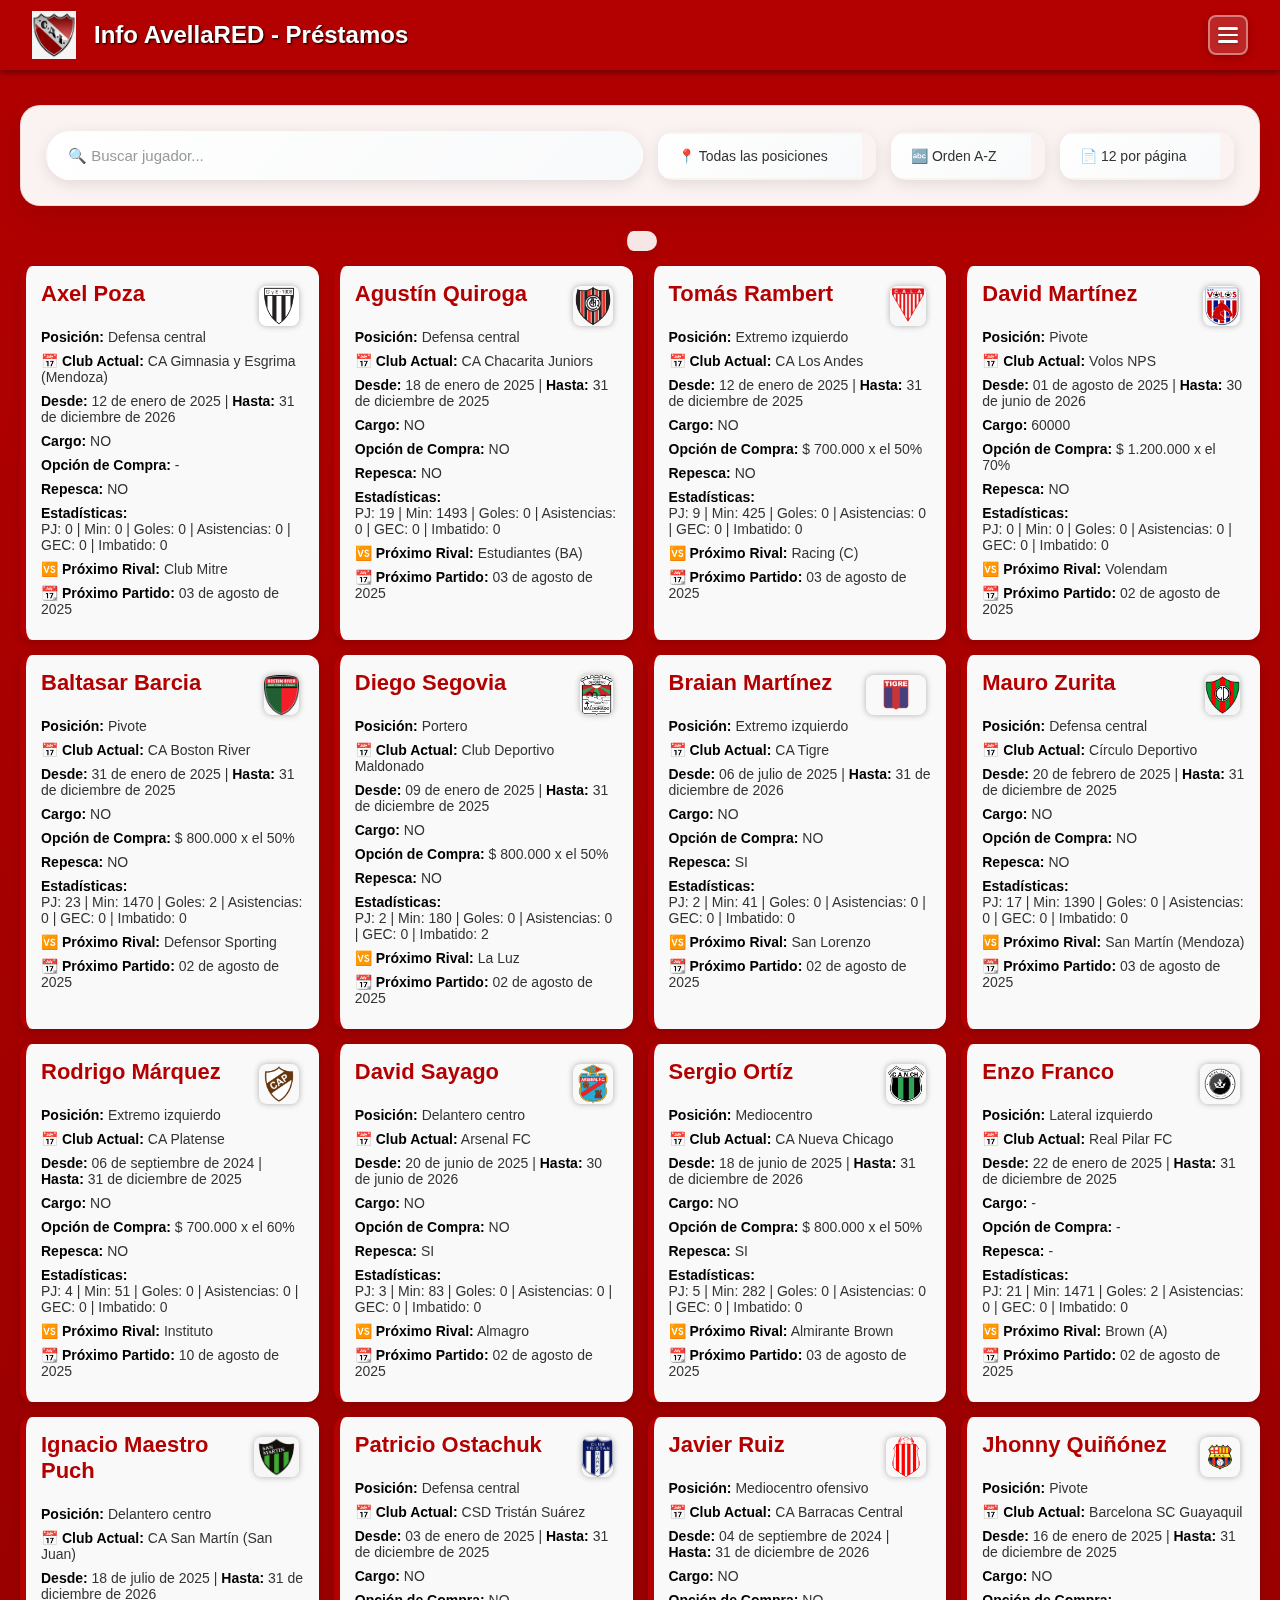
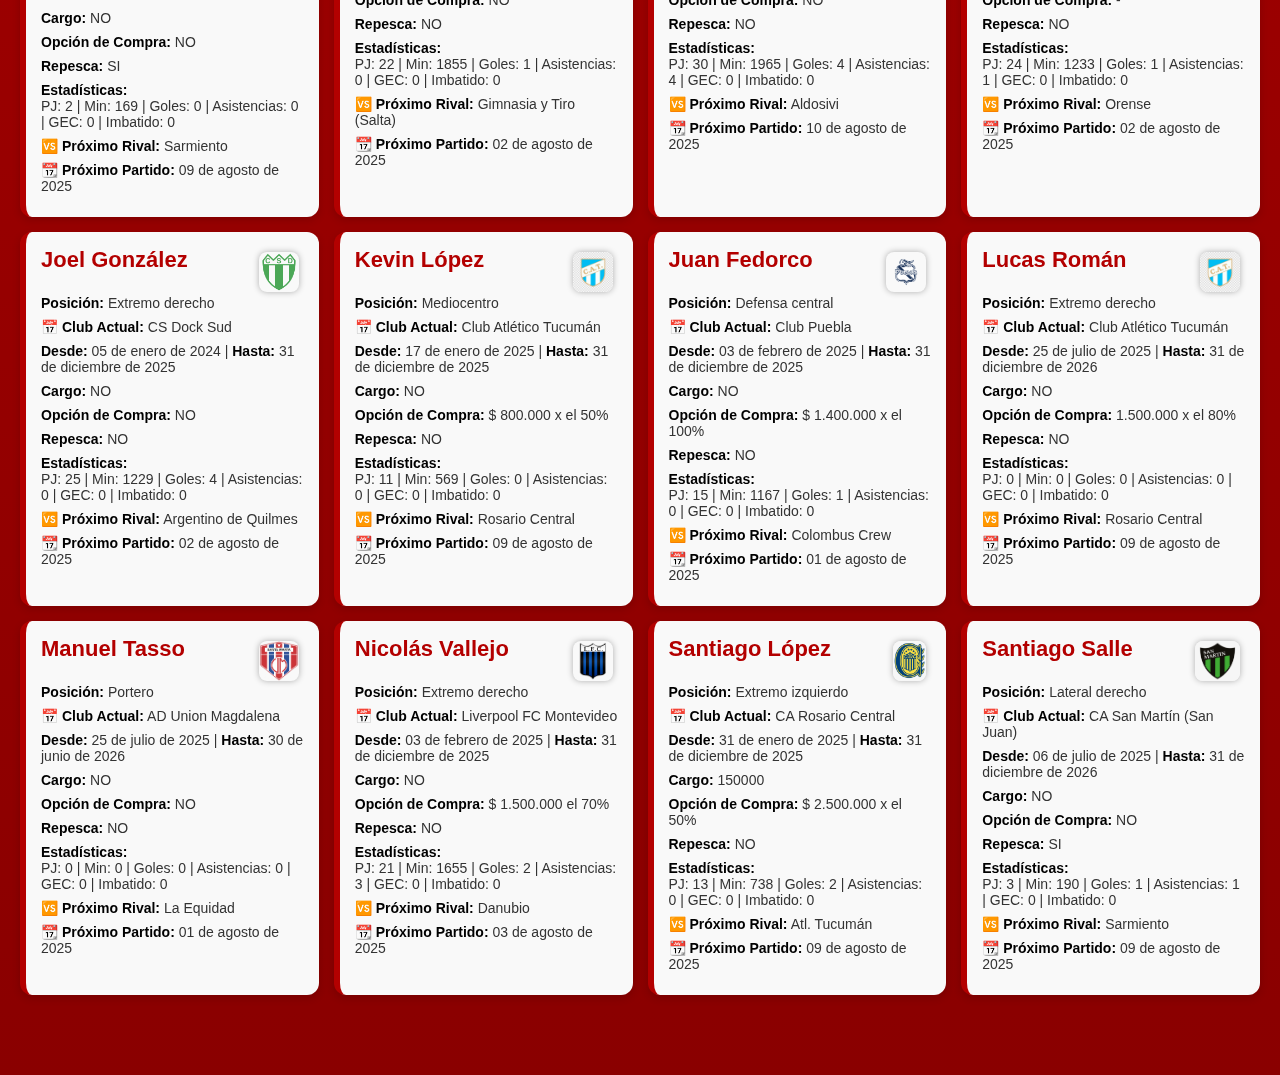
<file: Index.html>
<!DOCTYPE html>
<html lang="es">
<head>
  <meta charset="UTF-8" />
  <meta name="viewport" content="width=device-width, initial-scale=1.0, user-scalable=no" />
  <meta http-equiv="Cache-Control" content="no-cache, no-store, must-revalidate" />
  <meta http-equiv="Pragma" content="no-cache" />
  <meta http-equiv="Expires" content="0" />
  <title>Info AvellaRED - Préstamos</title>
  <link rel="icon" type="image/png" href="img/ca_independiente.png" />
  <link rel="stylesheet" href="estilos.css?v=20250801v4" />
  <!-- Google AdSense -->
  <script async src="https://pagead2.googlesyndication.com/pagead/js/adsbygoogle.js?client=ca-pub-4224083206623509"
     crossorigin="anonymous"></script>
</head>
<body>
  <!-- Ejemplo de header alineado -->
  <header id="barra-superior">
    <img src="img/ca_independiente.png" alt="Logo Independiente" class="logo-club" />
    <div class="header-titulo-botones">
      <h1>Info AvellaRED - Préstamos</h1>
      <nav class="nav-menu">
        <button id="menu-toggle" class="menu-hamburger">
          <span class="hamburger-line"></span>
          <span class="hamburger-line"></span>
          <span class="hamburger-line"></span>
        </button>
        <div id="menu-dropdown" class="menu-dropdown">
          <a href="resumen.html" class="menu-item">
            <span class="menu-icon">📊</span>
            <span class="menu-text">Resumen</span>
          </a>
          <a href="proximos.html" class="menu-item">
            <span class="menu-icon">📅</span>
            <span class="menu-text">Próximos Partidos</span>
          </a>
          <a href="analitica.html" class="menu-item">
            <span class="menu-icon">📈</span>
            <span class="menu-text">Analítica</span>
          </a>
        </div>
      </nav>
    </div>
  </header>

  <main id="contenido-principal">
    <div id="filtros">
      <input type="text" id="buscador" placeholder="🔍 Buscar jugador..." />
      
      <select id="filtro-posicion">
        <option value="">📍 Todas las posiciones</option>
      </select>

      <select id="orden">
        <option value="az">🔤 Orden A-Z</option>
        <option value="za">🔠 Orden Z-A</option>
      </select>

      <select id="jugadores-por-pagina">
        <option value="6">📄 6 por página</option>
        <option value="9">📄 9 por página</option>
        <option value="12" selected>📄 12 por página</option>
        <option value="18">📄 18 por página</option>
        <option value="all">📋 Todos</option>
      </select>
    </div>

    <!-- Información de resultados -->
    <div id="info-resultados"></div>

    <div id="contenedor-jugadores"></div>
    
    <!-- Paginación -->
    <div id="paginacion" class="paginacion">
      <!-- Se llena con JavaScript -->
    </div>
  </main>
  <script src="script.js?v=20250801v3"></script>
  <script>
    // JavaScript para el menú hamburguesa
    document.addEventListener('DOMContentLoaded', function() {
      const menuToggle = document.getElementById('menu-toggle');
      const menuDropdown = document.getElementById('menu-dropdown');
      
      menuToggle.addEventListener('click', function() {
        menuDropdown.classList.toggle('active');
        menuToggle.classList.toggle('active');
      });
      
      // Cerrar menú al hacer clic fuera
      document.addEventListener('click', function(event) {
        if (!menuToggle.contains(event.target) && !menuDropdown.contains(event.target)) {
          menuDropdown.classList.remove('active');
          menuToggle.classList.remove('active');
        }
      });
    });
  </script>
</body>
</html>
</file>
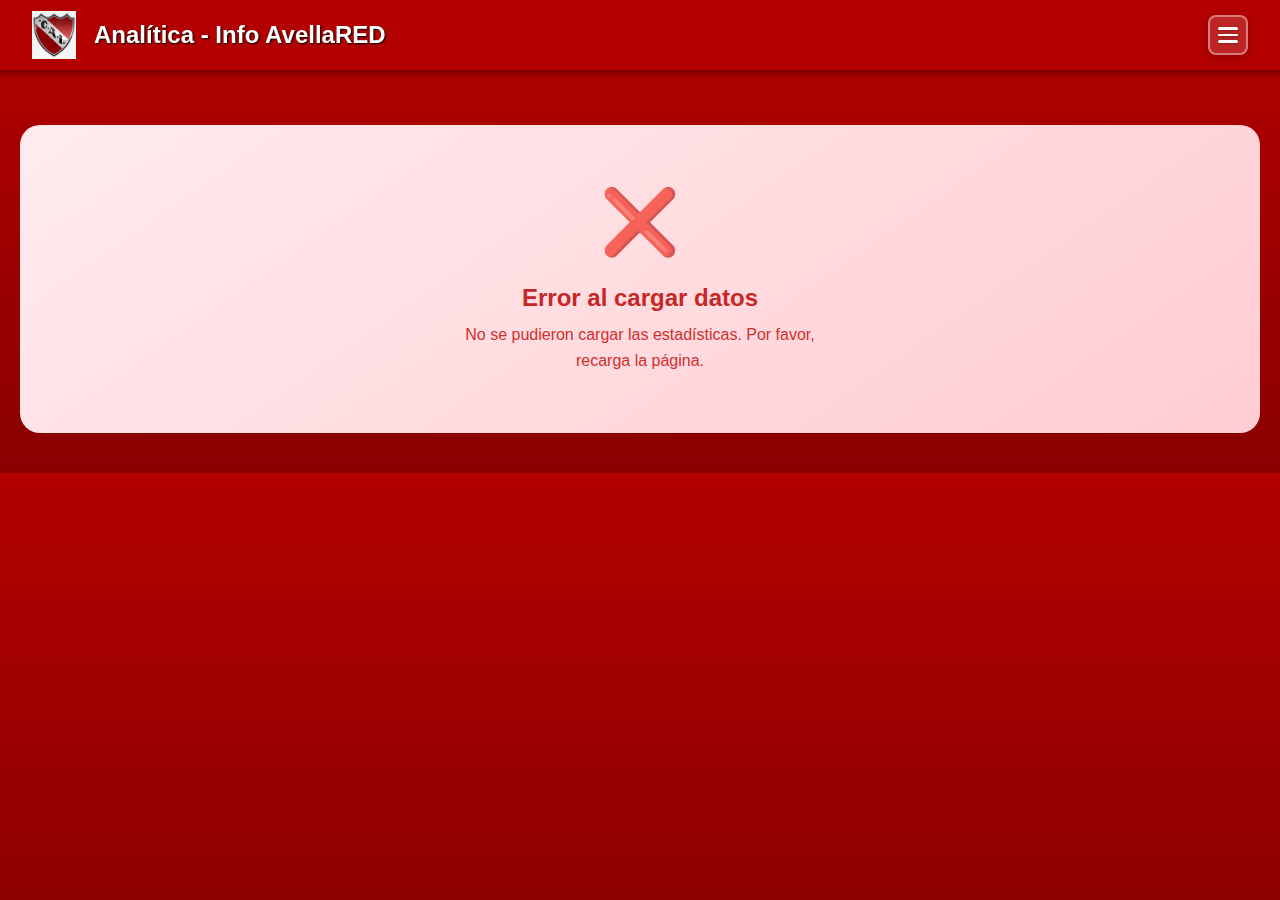
<file: analitica.html>
<!DOCTYPE html>
<html lang="es">
<head>
  <meta charset="UTF-8" />
  <meta name="viewport" content="width=device-width, initial-scale=1.0, user-scalable=no" />
  <title>Analítica - Info AvellaRED</title>
  <link rel="icon" type="image/png" href="img/ca_independiente.png" />
  <link rel="stylesheet" href="estilos.css?v=20250801v4" />
  <link rel="stylesheet" href="analitica.css" />
</head>
<body>
  <header id="barra-superior">
    <img src="img/ca_independiente.png" alt="Logo Independiente" class="logo-club" />
    <div class="header-titulo-botones">
      <h1>Analítica - Info AvellaRED</h1>
      <nav class="nav-menu">
        <button id="menu-toggle" class="menu-hamburger">
          <span class="hamburger-line"></span>
          <span class="hamburger-line"></span>
          <span class="hamburger-line"></span>
        </button>
        <div id="menu-dropdown" class="menu-dropdown">
          <a href="Index.html" class="menu-item">
            <span class="menu-icon">🏠</span>
            <span class="menu-text">Inicio</span>
          </a>
          <a href="resumen.html" class="menu-item">
            <span class="menu-icon">📊</span>
            <span class="menu-text">Resumen</span>
          </a>
          <a href="proximos.html" class="menu-item">
            <span class="menu-icon">📅</span>
            <span class="menu-text">Próximos Partidos</span>
          </a>
        </div>
      </nav>
    </div>
  </header>

  <main id="contenido-principal">
    <h1>📈 Analítica de Jugadores</h1>
    <p>Página en desarrollo...</p>
  </main>

  <script src="analitica.js"></script>
  <script>
    // JavaScript para el menú hamburguesa
    document.addEventListener('DOMContentLoaded', function() {
      const menuToggle = document.getElementById('menu-toggle');
      const menuDropdown = document.getElementById('menu-dropdown');
      
      if (menuToggle && menuDropdown) {
        menuToggle.addEventListener('click', function() {
          menuDropdown.classList.toggle('active');
          menuToggle.classList.toggle('active');
        });
        
        // Cerrar menú al hacer clic fuera
        document.addEventListener('click', function(event) {
          if (!menuToggle.contains(event.target) && !menuDropdown.contains(event.target)) {
            menuDropdown.classList.remove('active');
            menuToggle.classList.remove('active');
          }
        });
      }
    });
  </script>
</body>
</html>
</file>
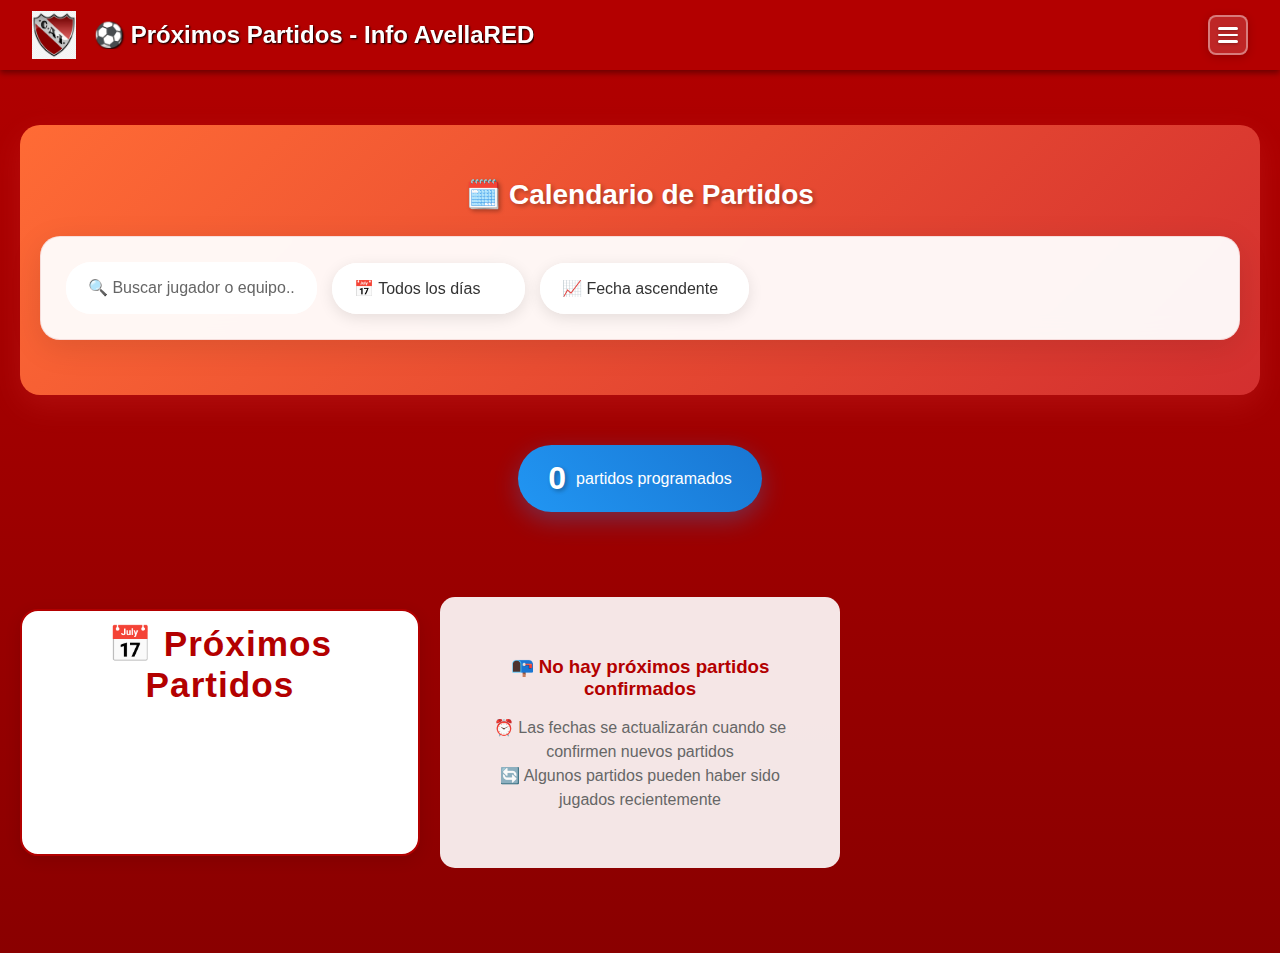
<file: proximos.html>
<!DOCTYPE html>
<html lang="es">
<head>
  <meta charset="UTF-8" />
  <meta name="viewport" content="width=device-width, initial-scale=1.0, user-scalable=no" />
  <title>Próximos Partidos - Info AvellaRED</title>
  <link rel="stylesheet" href="estilos.css?v=2025-08-01-mobile" />
  <!-- Google AdSense -->
  <script async src="https://pagead2.googlesyndication.com/pagead/js/adsbygoogle.js?client=ca-pub-4224083206623509"
     crossorigin="anonymous"></script>
</head>
<body>
  <!-- Header moderno y elegante -->
  <header id="barra-superior">
    <img src="img/ca_independiente.png" alt="Logo Independiente" class="logo-club" />
    <div class="header-titulo-botones">
      <h1>⚽ Próximos Partidos - Info AvellaRED</h1>
      <nav class="nav-menu">
        <button id="menu-toggle" class="menu-hamburger">
          <span class="hamburger-line"></span>
          <span class="hamburger-line"></span>
          <span class="hamburger-line"></span>
        </button>
        <div id="menu-dropdown" class="menu-dropdown">
          <a href="Index.html" class="menu-item">
            <span class="menu-icon">🏠</span>
            <span class="menu-text">Inicio</span>
          </a>
          <a href="resumen.html" class="menu-item">
            <span class="menu-icon">📊</span>
            <span class="menu-text">Resumen</span>
          </a>
        </div>
      </nav>
    </div>
  </header>

  <main id="contenido-principal">
    <!-- Sección de filtros modernos -->
    <section id="filtros-proximos" class="filtros-section">
      <div class="filtros-container">
        <h2 class="seccion-titulo">🗓️ Calendario de Partidos</h2>
        
        <div id="filtros" class="filtros-grid">
          <input type="text" id="buscador-proximos" placeholder="🔍 Buscar jugador o equipo..." />
          
          <select id="filtro-dias">
            <option value="">📅 Todos los días</option>
            <option value="7">📆 Próximos 7 días</option>
            <option value="15">📆 Próximos 15 días</option>
            <option value="30">📆 Próximo mes</option>
          </select>

          <select id="orden-fecha">
            <option value="asc">📈 Fecha ascendente</option>
            <option value="desc">📉 Fecha descendente</option>
          </select>
        </div>
      </div>
    </section>

    <!-- Contador de partidos -->
    <section id="contador-partidos" class="contador-section">
      <div class="contador-info">
        <span id="total-partidos" class="contador-numero">0</span>
        <span class="contador-texto">partidos programados</span>
      </div>
    </section>

    <!-- Lista de próximos partidos -->
    <section id="proximos-section" class="partidos-section">
      <div id="lista-proximos" class="partidos-container">
        <!-- Se llena dinámicamente con JavaScript -->
      </div>
    </section>

    <!-- Loading y estados vacíos -->
    <div id="loading-proximos" class="loading-container" style="display: none;">
      <div class="loading-spinner">⚽</div>
      <p>Cargando próximos partidos...</p>
    </div>

    <div id="no-partidos" class="empty-state" style="display: none;">
      <div class="empty-icon">📅</div>
      <h3>No hay partidos programados</h3>
      <p>No se encontraron partidos que coincidan con los filtros seleccionados.</p>
    </div>
  </main>
  <!-- Scripts -->
  <script src="proximos.js?v=2025-08-01-mobile"></script>
  <script>
    // JavaScript mejorado para el menú hamburguesa y funcionalidad
    document.addEventListener('DOMContentLoaded', function() {
      // Menú hamburguesa
      const menuToggle = document.getElementById('menu-toggle');
      const menuDropdown = document.getElementById('menu-dropdown');
      
      if (menuToggle && menuDropdown) {
        menuToggle.addEventListener('click', function() {
          menuDropdown.classList.toggle('active');
          menuToggle.classList.toggle('active');
        });
        
        // Cerrar menú al hacer clic fuera
        document.addEventListener('click', function(event) {
          if (!menuToggle.contains(event.target) && !menuDropdown.contains(event.target)) {
            menuDropdown.classList.remove('active');
            menuToggle.classList.remove('active');
          }
        });
      }

      // Funcionalidad de filtros
      const buscador = document.getElementById('buscador-proximos');
      const filtroDias = document.getElementById('filtro-dias');
      const ordenFecha = document.getElementById('orden-fecha');

      // Event listeners para filtros
      if (buscador) {
        buscador.addEventListener('input', function() {
          if (typeof window.aplicarFiltrosJS === 'function') {
            window.aplicarFiltrosJS();
          }
        });
      }
      if (filtroDias) {
        filtroDias.addEventListener('change', function() {
          if (typeof window.aplicarFiltrosJS === 'function') {
            window.aplicarFiltrosJS();
          }
        });
      }
      if (ordenFecha) {
        ordenFecha.addEventListener('change', function() {
          if (typeof window.aplicarFiltrosJS === 'function') {
            window.aplicarFiltrosJS();
          }
        });
      }
    });

    // Función para aplicar todos los filtros
    function aplicarFiltros() {
      // NO llamar a filtrarPartidos para evitar recursión
      console.log('aplicarFiltros llamada desde HTML');
    }

    // Función para mostrar loading
    function mostrarLoading(mostrar = true) {
      const loading = document.getElementById('loading-proximos');
      const contenido = document.getElementById('lista-proximos');
      
      if (loading && contenido) {
        loading.style.display = mostrar ? 'flex' : 'none';
        contenido.style.display = mostrar ? 'none' : 'block';
      }
    }

    // Función para actualizar contador
    function actualizarContador(cantidad) {
      const contador = document.getElementById('total-partidos');
      if (contador) {
        contador.textContent = cantidad;
      }
    }
  </script>
</body>
</html>
</file>
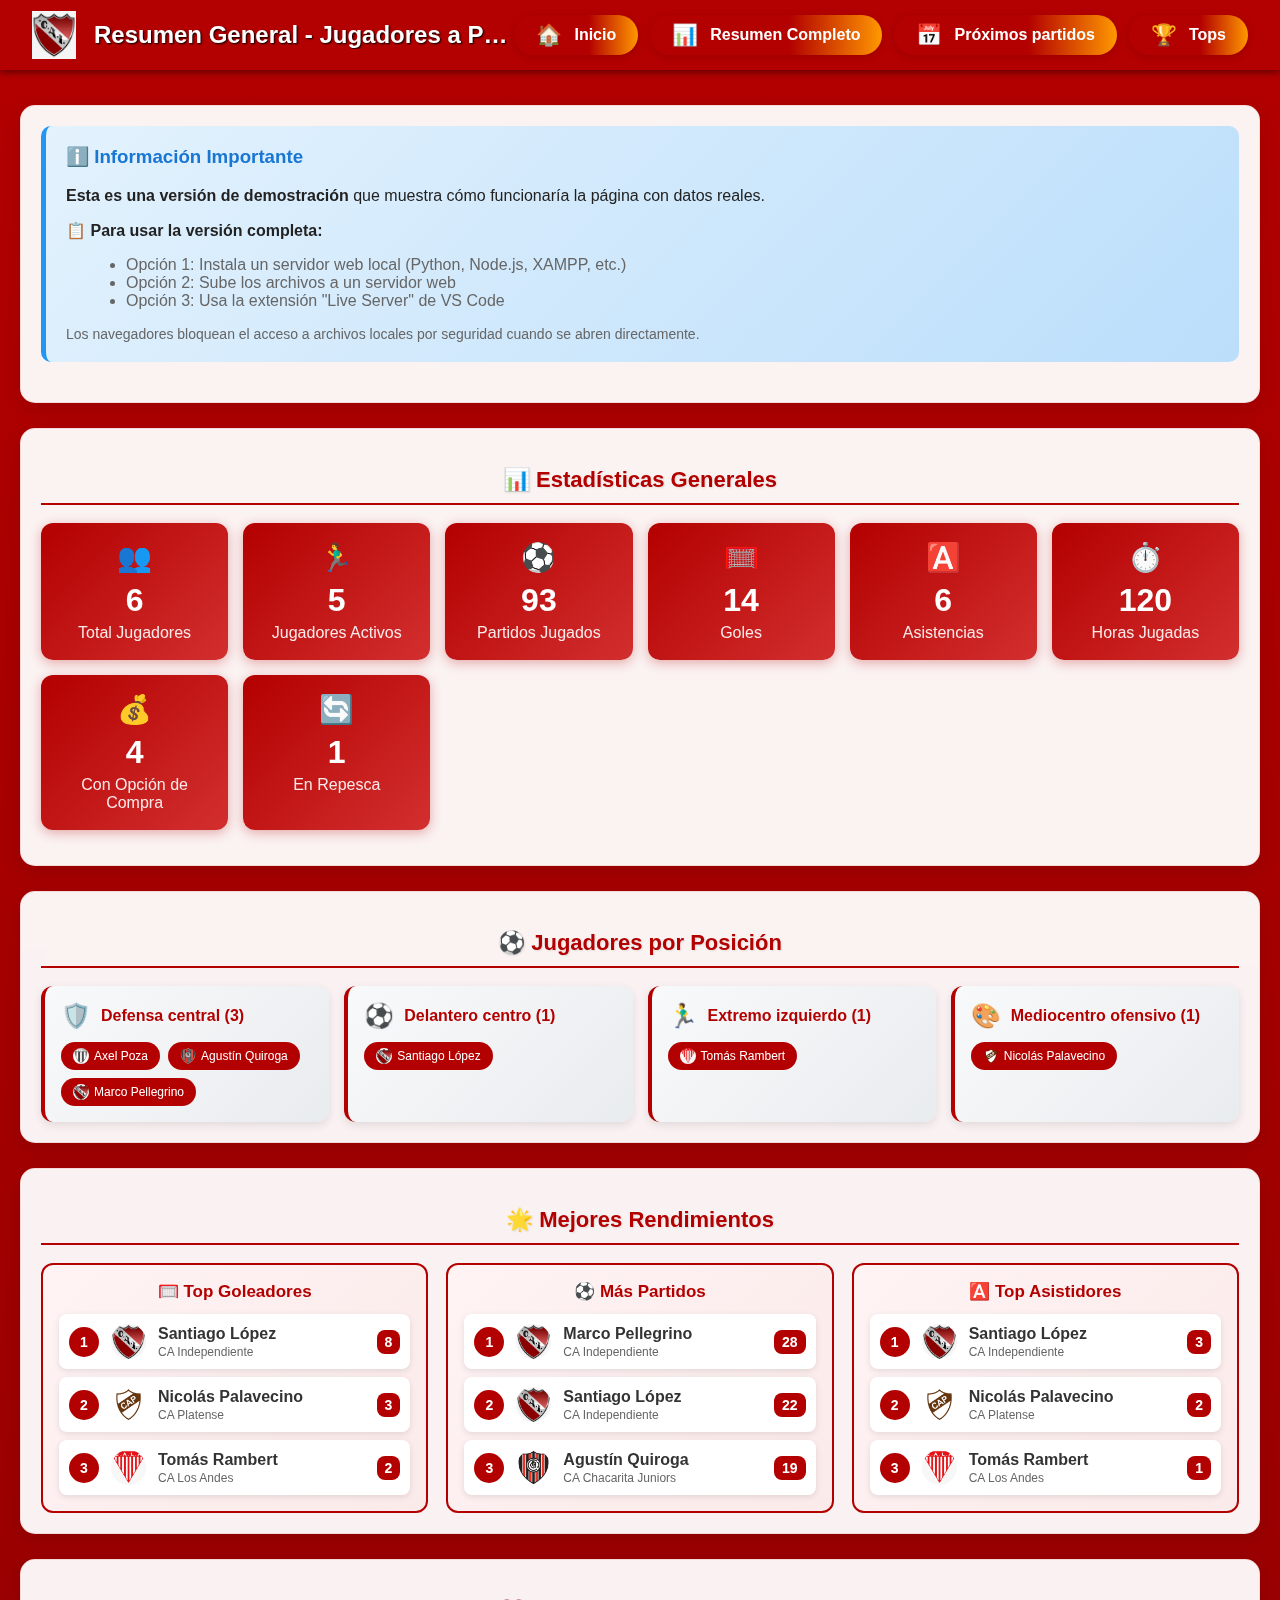
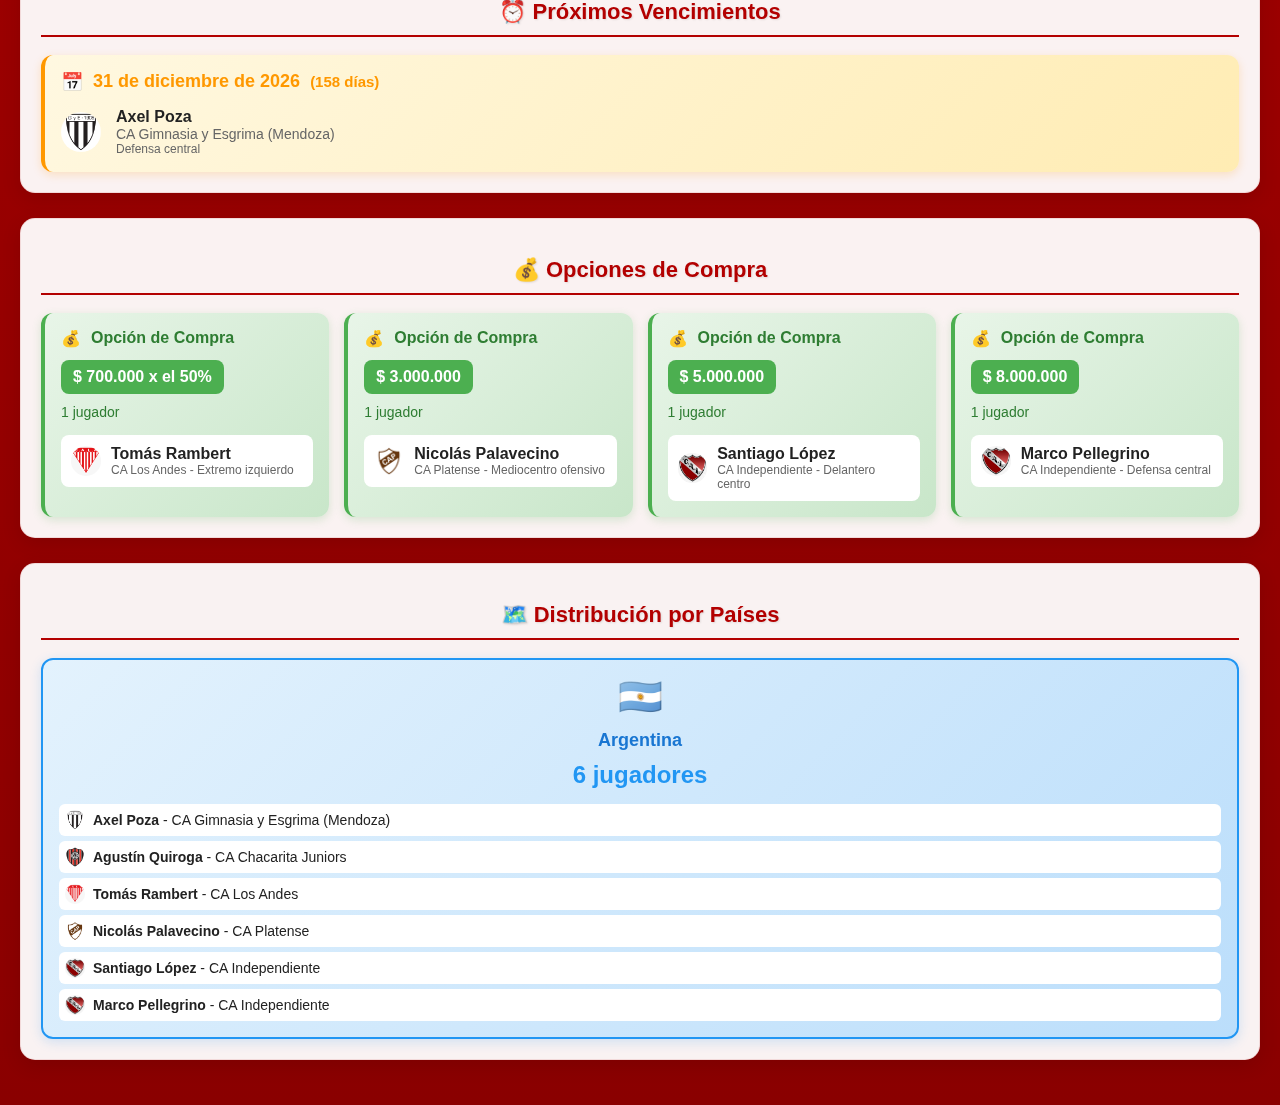
<file: resumen-demo.html>
<!DOCTYPE html>
<html lang="es">
<head>
  <meta charset="UTF-8" />
  <title>Resumen Jugadores - Independiente (Demo)</title>
  <link rel="stylesheet" href="estilos.css" />
  <link rel="stylesheet" href="resumen.css" />
  <!-- Google AdSense -->
  <script async src="https://pagead2.googlesyndication.com/pagead/js/adsbygoogle.js?client=ca-pub-4224083206623509"
     crossorigin="anonymous"></script>
</head>
<body>
  <!-- Ejemplo de header alineado -->
  <header id="barra-superior">
    <img src="img/ca_independiente.png" alt="Logo Independiente" class="logo-club" />
    <div class="header-titulo-botones">
      <h1>Resumen General - Jugadores a Préstamo (Demo)</h1>
      <nav class="nav-botones">
        <a href="Index.html" class="btn-nav">
          <span class="btn-icon">🏠</span> Inicio
        </a>
        <a href="resumen.html" class="btn-nav">
          <span class="btn-icon">📊</span> Resumen Completo
        </a>
        <a href="proximos.html" class="btn-nav">
          <span class="btn-icon">📅</span> Próximos partidos
        </a>
        <a href="tops.html" class="btn-nav">
          <span class="btn-icon">🏆</span> Tops
        </a>
      </nav>
    </div>
  </header>

  <main id="contenido-principal">
    <!-- Mensaje informativo -->
    <section class="resumen-seccion">
      <div style="background: linear-gradient(135deg, #e3f2fd, #bbdefb); padding: 20px; border-radius: 10px; margin-bottom: 20px; border-left: 5px solid #2196f3;">
        <h3 style="color: #1976d2; margin-top: 0;">ℹ️ Información Importante</h3>
        <p style="margin-bottom: 10px;"><strong>Esta es una versión de demostración</strong> que muestra cómo funcionaría la página con datos reales.</p>
        <p style="margin-bottom: 10px;">📋 <strong>Para usar la versión completa:</strong></p>
        <ul style="margin-left: 20px; color: #666;">
          <li>Opción 1: Instala un servidor web local (Python, Node.js, XAMPP, etc.)</li>
          <li>Opción 2: Sube los archivos a un servidor web</li>
          <li>Opción 3: Usa la extensión "Live Server" de VS Code</li>
        </ul>
        <p style="margin-bottom: 0; font-size: 14px; color: #666;">Los navegadores bloquean el acceso a archivos locales por seguridad cuando se abren directamente.</p>
      </div>
    </section>

    <!-- Sección de estadísticas generales -->
    <section id="estadisticas-generales" class="resumen-seccion">
      <h2 class="seccion-titulo">📊 Estadísticas Generales</h2>
      <div id="stats-grid" class="stats-grid">
        <!-- Se llena con JavaScript -->
      </div>
    </section>

    <!-- Sección de jugadores por posición -->
    <section id="jugadores-por-posicion" class="resumen-seccion">
      <h2 class="seccion-titulo">⚽ Jugadores por Posición</h2>
      <div id="posiciones-container" class="posiciones-container">
        <!-- Se llena con JavaScript -->
      </div>
    </section>

    <!-- Sección de mejores rendimientos -->
    <section id="mejores-rendimientos" class="resumen-seccion">
      <h2 class="seccion-titulo">🌟 Mejores Rendimientos</h2>
      <div id="rendimientos-grid" class="rendimientos-grid">
        <!-- Se llena con JavaScript -->
      </div>
    </section>

    <!-- Sección de próximos vencimientos -->
    <section id="proximos-vencimientos" class="resumen-seccion">
      <h2 class="seccion-titulo">⏰ Próximos Vencimientos</h2>
      <div id="vencimientos-container" class="vencimientos-container">
        <!-- Se llena con JavaScript -->
      </div>
    </section>

    <!-- Sección de opciones de compra -->
    <section id="opciones-compra" class="resumen-seccion">
      <h2 class="seccion-titulo">💰 Opciones de Compra</h2>
      <div id="compras-container" class="compras-container">
        <!-- Se llena con JavaScript -->
      </div>
    </section>

    <!-- Mapa de clubes -->
    <section id="mapa-clubes" class="resumen-seccion">
      <h2 class="seccion-titulo">🗺️ Distribución por Países</h2>
      <div id="paises-container" class="paises-container">
        <!-- Se llena con JavaScript -->
      </div>
    </section>
  </main>

  <script src="resumen-demo.js"></script>
</body>
</html>
</file>
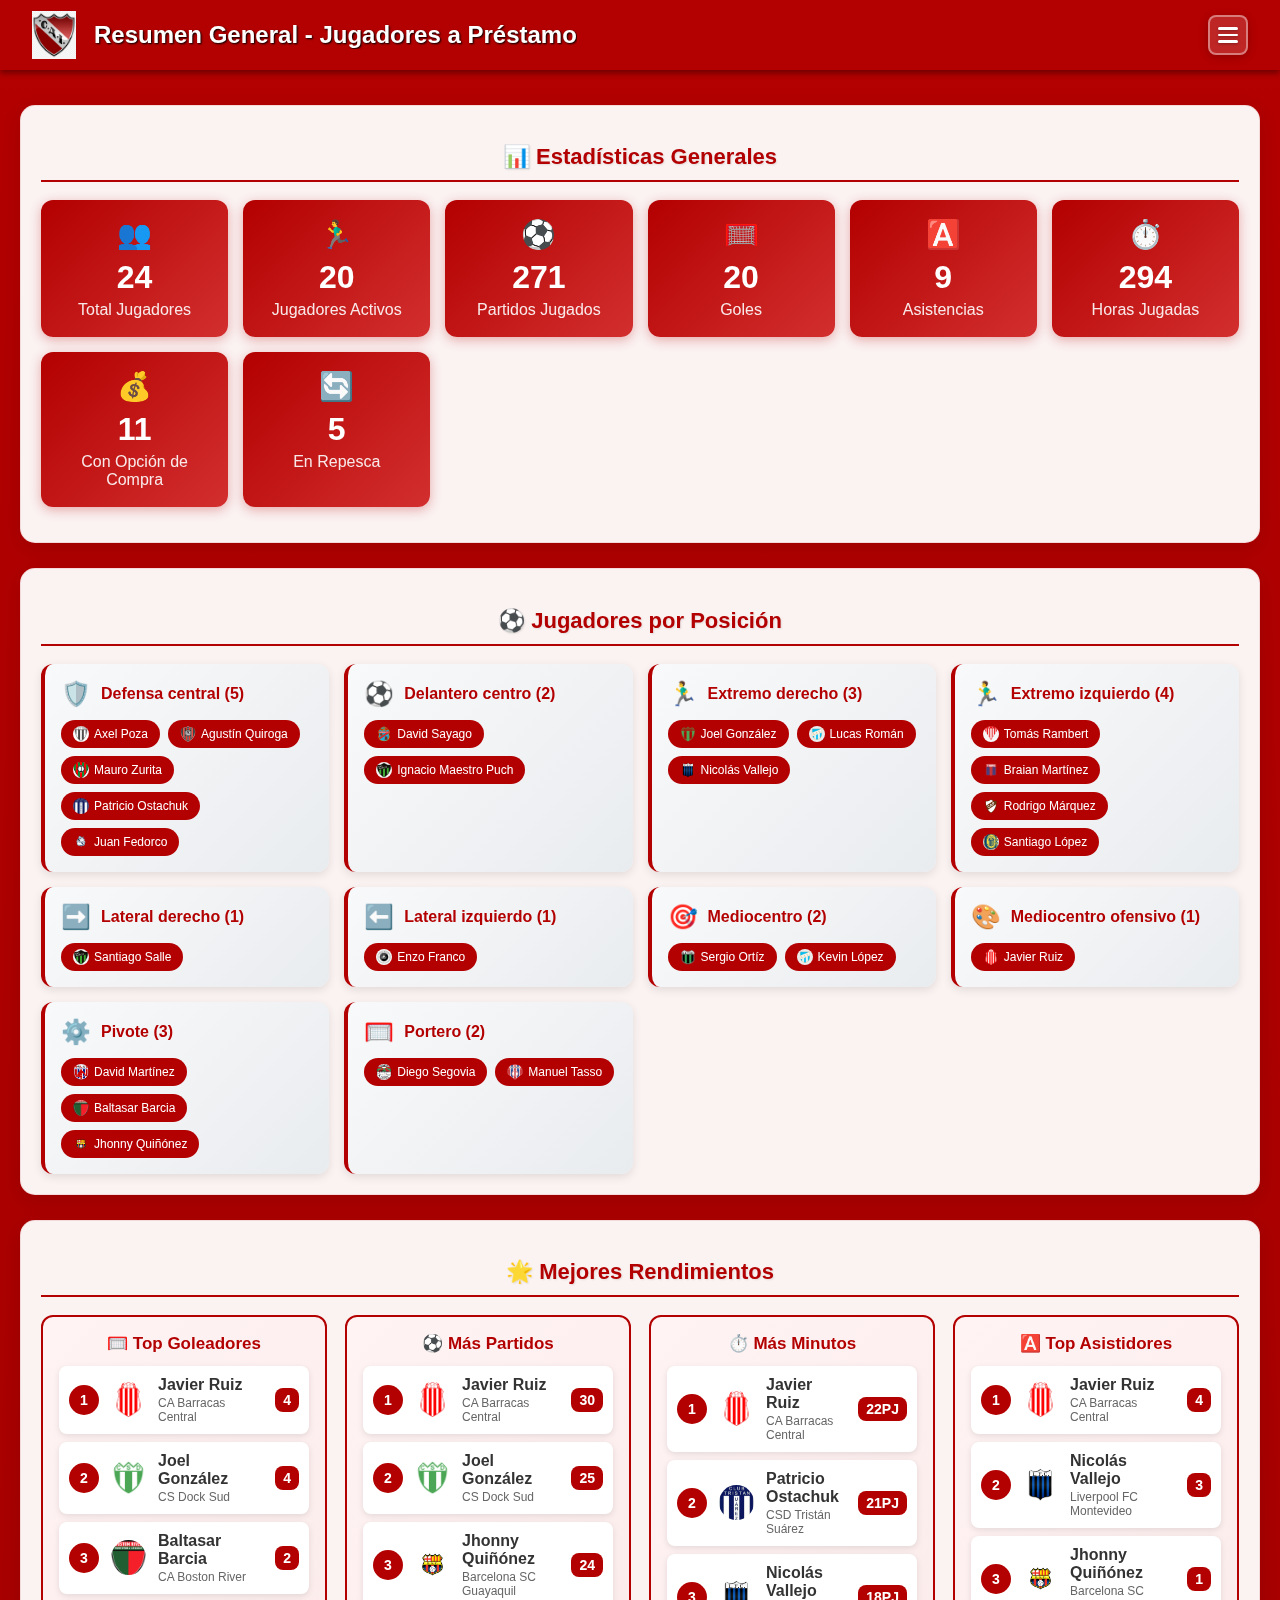
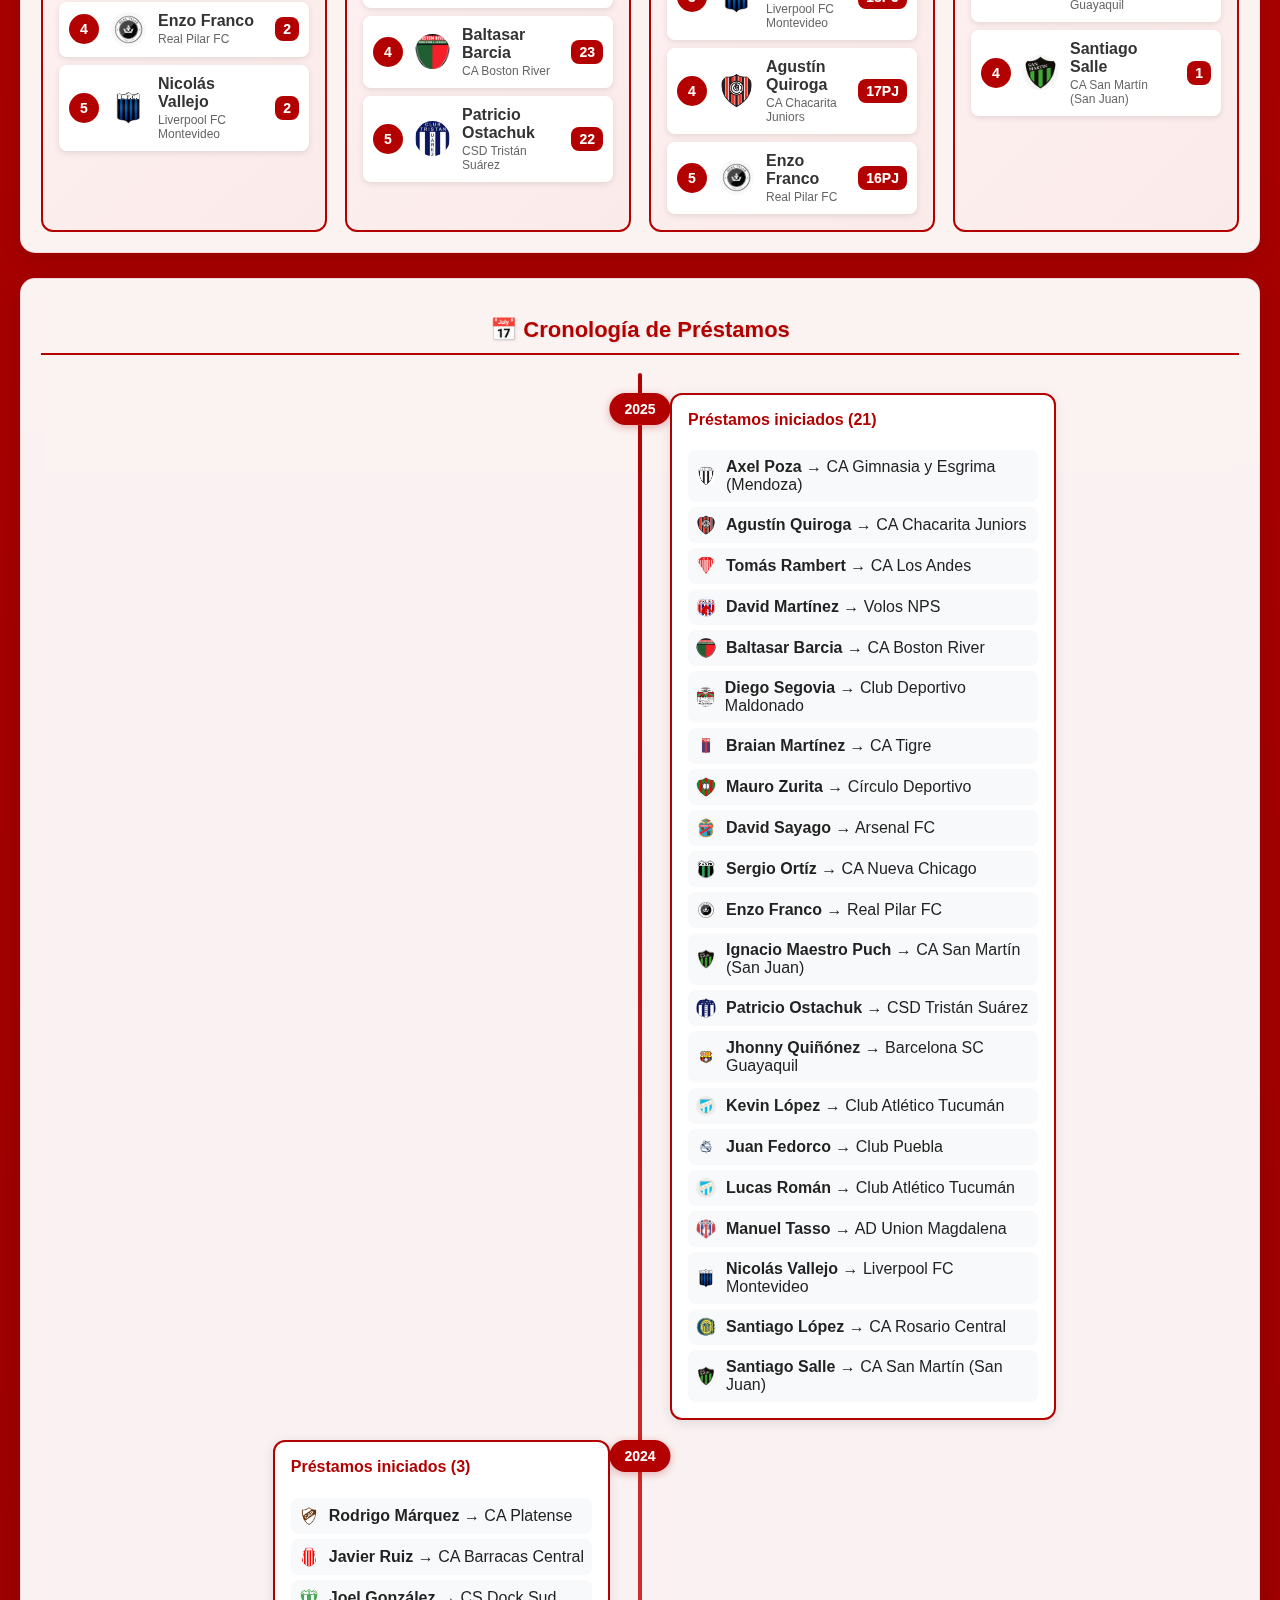
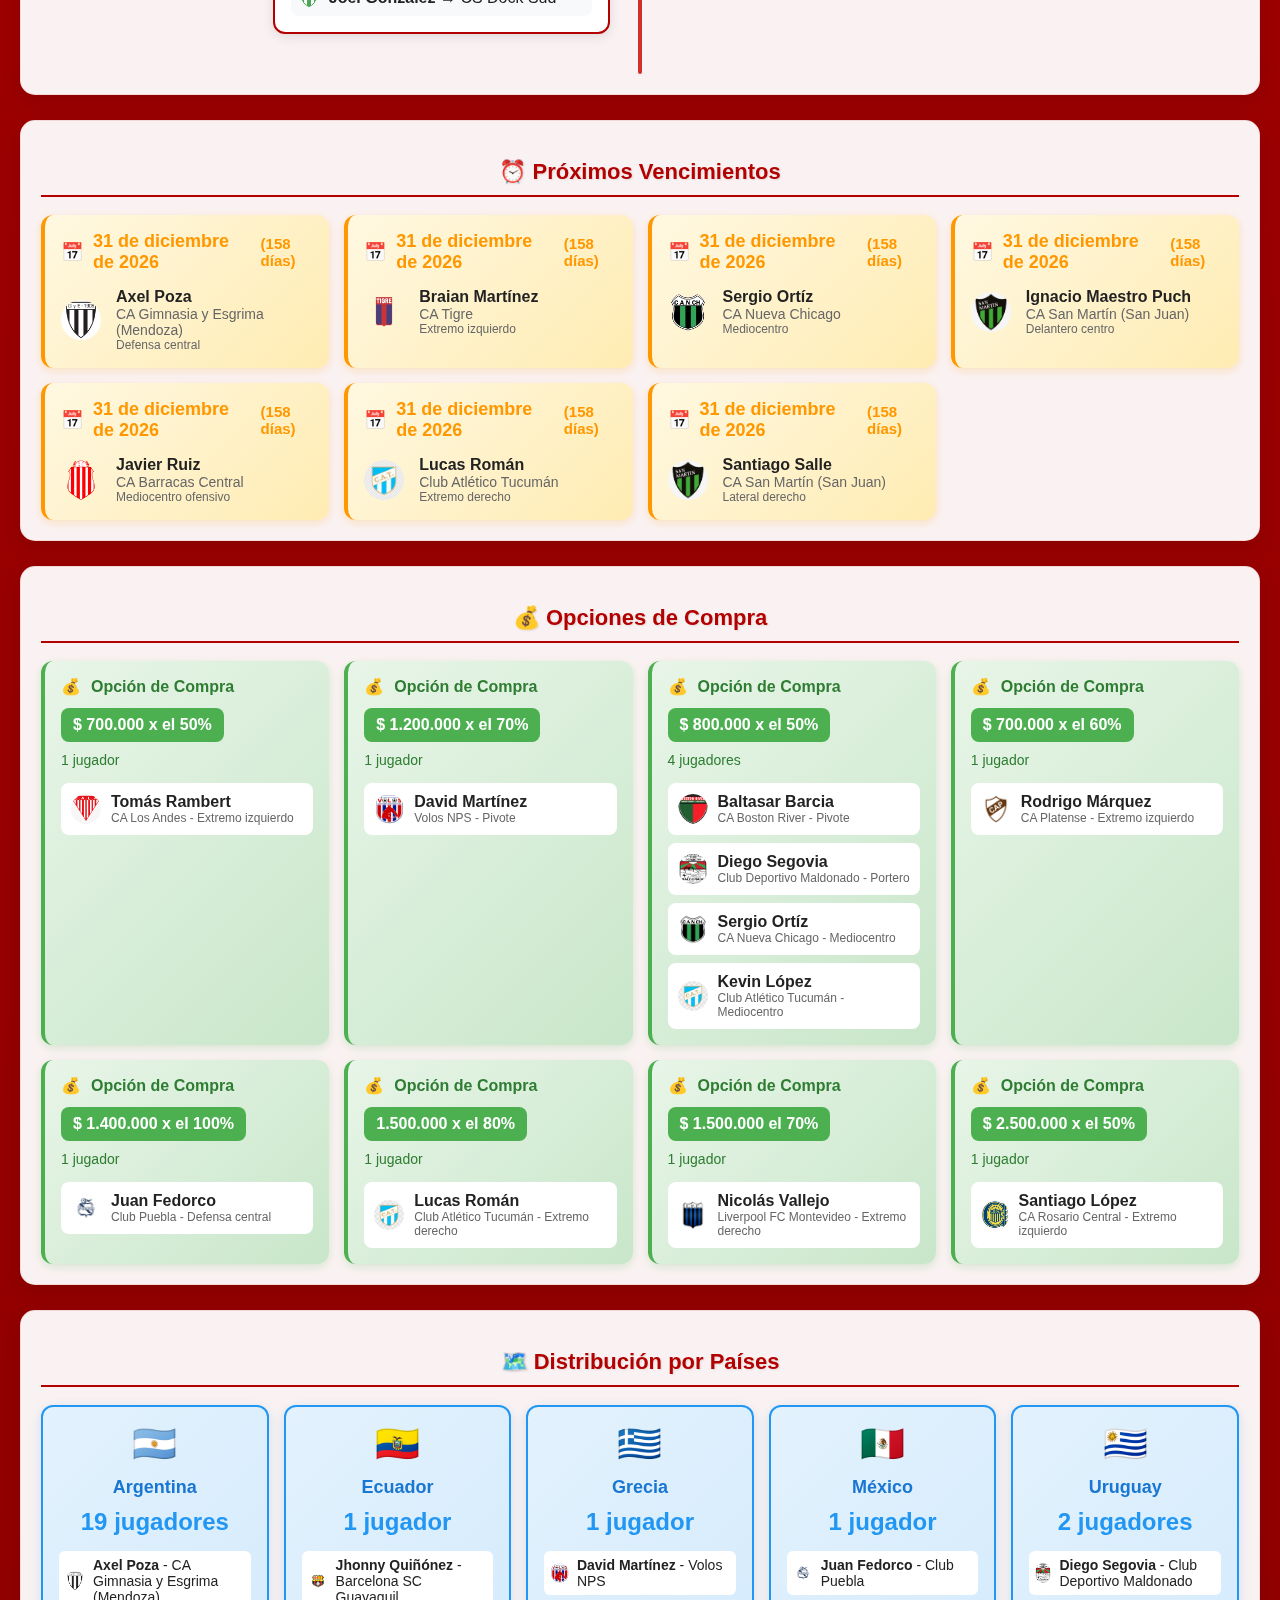
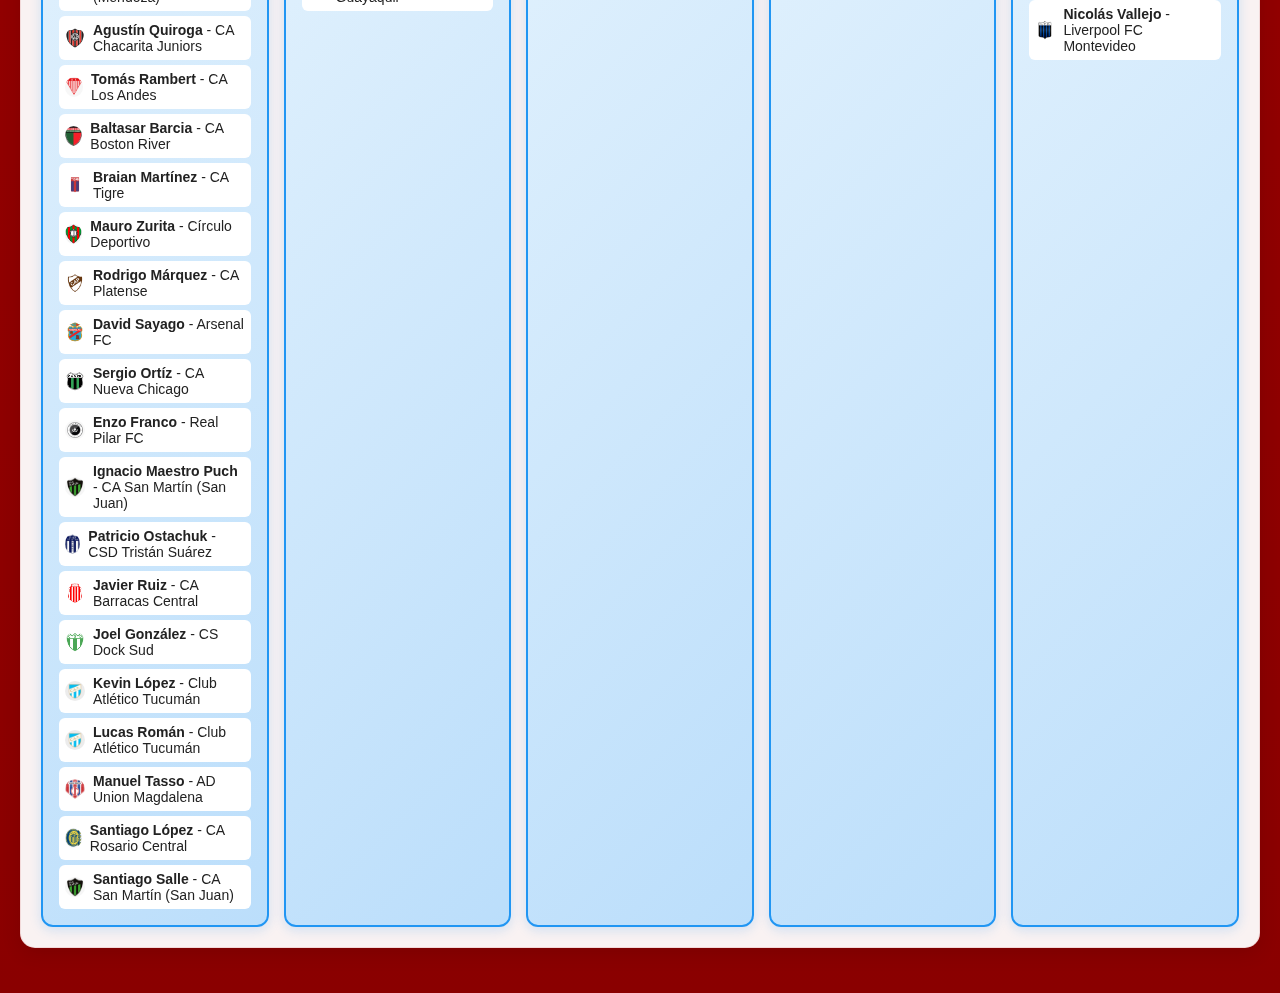
<file: resumen.html>
<!DOCTYPE html>
<html lang="es">
<head>
  <meta charset="UTF-8" />
  <meta name="viewport" content="width=device-width, initial-scale=1.0, user-scalable=no" />
  <title>Resumen Jugadores - Independiente</title>
  <link rel="stylesheet" href="estilos.css?v=2025-08-01-mobile" />
  <link rel="stylesheet" href="resumen.css?v=2025-08-01-mobile" />
  <!-- Google AdSense -->
  <script async src="https://pagead2.googlesyndication.com/pagead/js/adsbygoogle.js?client=ca-pub-4224083206623509"
     crossorigin="anonymous"></script>
</head>
<body>
  <!-- Ejemplo de header alineado -->
  <header id="barra-superior">
    <img src="img/ca_independiente.png" alt="Logo Independiente" class="logo-club" />
    <div class="header-titulo-botones">
      <h1>Resumen General - Jugadores a Préstamo</h1>
      <nav class="nav-menu">
        <button id="menu-toggle" class="menu-hamburger">
          <span class="hamburger-line"></span>
          <span class="hamburger-line"></span>
          <span class="hamburger-line"></span>
        </button>
        <div id="menu-dropdown" class="menu-dropdown">
          <a href="Index.html" class="menu-item">
            <span class="menu-icon">🏠</span>
            <span class="menu-text">Inicio</span>
          </a>
          <a href="proximos.html" class="menu-item">
            <span class="menu-icon">📅</span>
            <span class="menu-text">Próximos Partidos</span>
          </a>
        </div>
      </nav>
    </div>
  </header>

  <main id="contenido-principal">
    <!-- Sección de estadísticas generales -->
    <section id="estadisticas-generales" class="resumen-seccion">
      <h2 class="seccion-titulo">📊 Estadísticas Generales</h2>
      <div id="stats-grid" class="stats-grid">
        <!-- Se llena con JavaScript -->
      </div>
    </section>

    <!-- Sección de jugadores por posición -->
    <section id="jugadores-por-posicion" class="resumen-seccion">
      <h2 class="seccion-titulo">⚽ Jugadores por Posición</h2>
      <div id="posiciones-container" class="posiciones-container">
        <!-- Se llena con JavaScript -->
      </div>
    </section>

    <!-- Sección de mejores rendimientos -->
    <section id="mejores-rendimientos" class="resumen-seccion">
      <h2 class="seccion-titulo">🌟 Mejores Rendimientos</h2>
      <div id="rendimientos-grid" class="rendimientos-grid">
        <!-- Se llena con JavaScript -->
      </div>
    </section>

    <!-- Sección de cronología de préstamos -->
    <section id="cronologia-prestamos" class="resumen-seccion">
      <h2 class="seccion-titulo">📅 Cronología de Préstamos</h2>
      <div id="timeline-container" class="timeline-container">
        <!-- Se llena con JavaScript -->
      </div>
    </section>

    <!-- Sección de próximos vencimientos -->
    <section id="proximos-vencimientos" class="resumen-seccion">
      <h2 class="seccion-titulo">⏰ Próximos Vencimientos</h2>
      <div id="vencimientos-container" class="vencimientos-container">
        <!-- Se llena con JavaScript -->
      </div>
    </section>

    <!-- Sección de opciones de compra -->
    <section id="opciones-compra" class="resumen-seccion">
      <h2 class="seccion-titulo">💰 Opciones de Compra</h2>
      <div id="compras-container" class="compras-container">
        <!-- Se llena con JavaScript -->
      </div>
    </section>

    <!-- Mapa de clubes -->
    <section id="mapa-clubes" class="resumen-seccion">
      <h2 class="seccion-titulo">🗺️ Distribución por Países</h2>
      <div id="paises-container" class="paises-container">
        <!-- Se llena con JavaScript -->
      </div>
    </section>
  </main>

  <script src="resumen.js?v=2025-08-01-mobile"></script>
  <script>
    // JavaScript para el menú hamburguesa
    document.addEventListener('DOMContentLoaded', function() {
      const menuToggle = document.getElementById('menu-toggle');
      const menuDropdown = document.getElementById('menu-dropdown');
      
      if (menuToggle && menuDropdown) {
        menuToggle.addEventListener('click', function() {
          menuDropdown.classList.toggle('active');
          menuToggle.classList.toggle('active');
        });
        
        // Cerrar menú al hacer clic fuera
        document.addEventListener('click', function(event) {
          if (!menuToggle.contains(event.target) && !menuDropdown.contains(event.target)) {
            menuDropdown.classList.remove('active');
            menuToggle.classList.remove('active');
          }
        });
      }
    });
  </script>
</body>
</html>
</file>
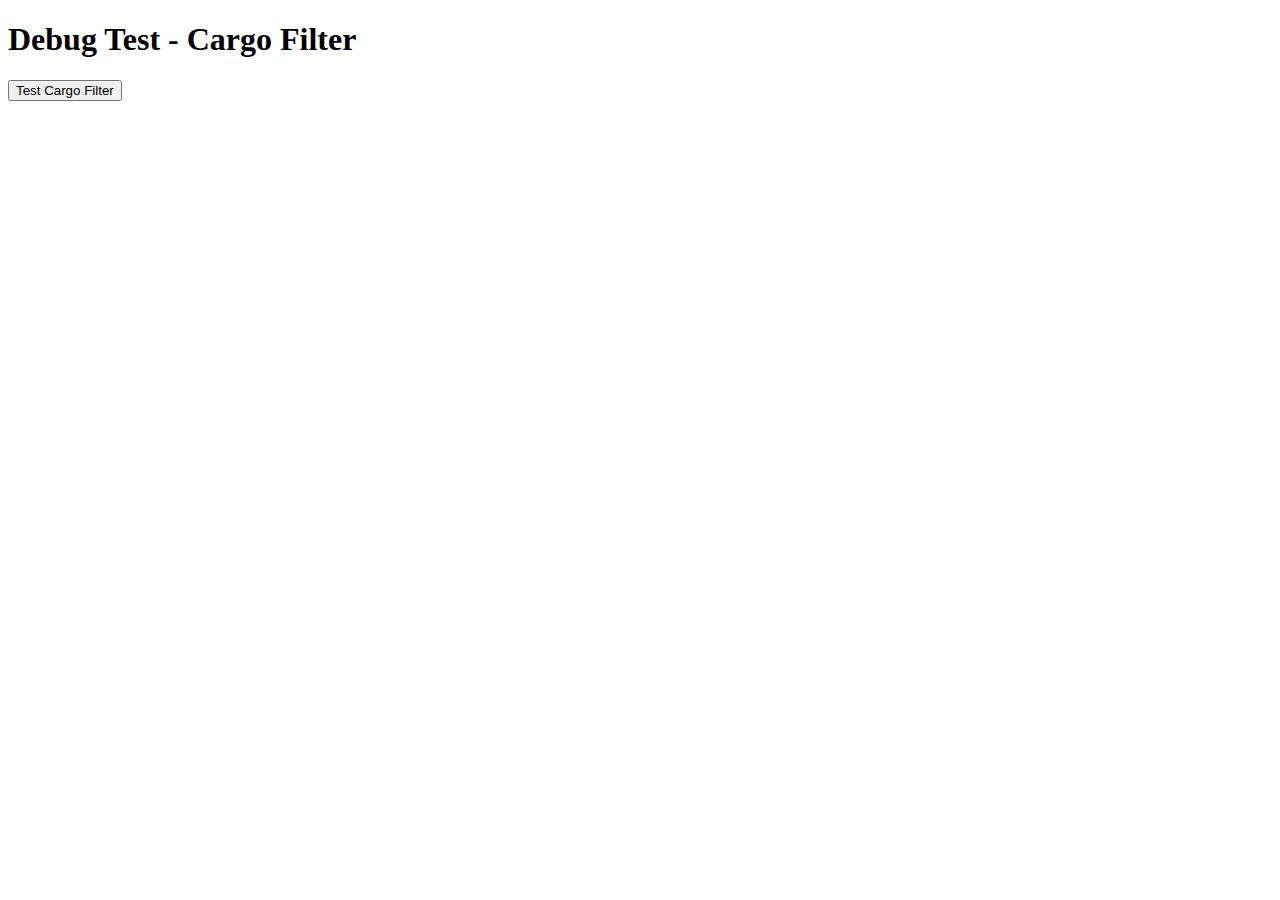
<file: test_debug.html>
<!DOCTYPE html>
<html>
<head>
    <title>Debug Test</title>
</head>
<body>
    <h1>Debug Test - Cargo Filter</h1>
    <button onclick="testCargoFilter()">Test Cargo Filter</button>
    <div id="results"></div>

    <script>
        // Datos de prueba simulando el JSON
        const testData = [
            {"Jugador": "Manuel Tasso", "Cargo": "NO"},
            {"Jugador": "Santiago López", "Cargo": "150000"},
            {"Jugador": "David Martínez", "Cargo": "60000"},
            {"Jugador": "Test Player", "Cargo": "-"}
        ];

        function testCargoFilter() {
            console.log('=== TEST CARGO FILTER ===');
            
            const conCargo = testData.filter(j => {
                const cargo = j["Cargo"];
                console.log(`Jugador: ${j["Jugador"]}, Cargo: "${cargo}"`);
                return cargo === "150000" || cargo === "60000";
            });
            
            console.log('Jugadores con cargo:', conCargo);
            
            // También probar el filtro completo
            const conCargoCompleto = testData.filter(j => {
                const cargo = j["Cargo"];
                const resultado = cargo && cargo !== "NO" && cargo !== "" && !isNaN(Number(cargo)) && Number(cargo) > 0;
                console.log(`${j["Jugador"]}: cargo="${cargo}" -> ${resultado}`);
                return resultado;
            });
            
            console.log('Con filtro completo:', conCargoCompleto);
            
            document.getElementById('results').innerHTML = `
                <p>Filtro simple: ${conCargo.length} jugadores</p>
                <p>Filtro completo: ${conCargoCompleto.length} jugadores</p>
            `;
        }
    </script>
</body>
</html>
</file>
<file: estilos.css>
#barra-superior {
  display: flex;
  align-items: center;
  padding: 10px 32px;
  background-color: #b30000;
  box-shadow: 0 3px 6px rgba(0,0,0,0.4);
  position: fixed;
  top: 0;
  left: 0;
  width: 100%;
  z-index: 1000;
  height: 70px;
  box-sizing: border-box;
  gap: 18px;
}

.logo-club {
  height: 48px;
  width: auto;
  flex-shrink: 0;
}

.header-titulo-botones {
  display: flex;
  align-items: center;
  flex: 1;
  min-width: 0;
  justify-content: space-between;
}

/* Para escritorio: logo a la izquierda, título centrado, menú a la derecha */
.logo-titulo-container {
  display: flex;
  align-items: center;
  gap: 18px;
  flex: 1;
}

/* Menú a la derecha en escritorio */
.nav-menu {
  margin-left: auto;
  position: relative;
  flex-shrink: 0;
}

#barra-superior h1 {
  color: white;
  font-size: 24px;
  margin: 0;
  text-shadow: 1px 1px 2px #000;
  white-space: nowrap;
  overflow: hidden;
  text-overflow: ellipsis;
  flex-shrink: 1;
}

body {
  padding-top: 85px; /* Valor único para todas las resoluciones */
  font-family: 'Arial', sans-serif;
  background: linear-gradient(to bottom, #b30000, #8a0000);
  color: #222;
  margin: 0;
  -webkit-touch-callout: none;
  -webkit-user-select: none;
  -khtml-user-select: none;
  -moz-user-select: none;
  -ms-user-select: none;
  user-select: none;
}

#contenido-principal {
  padding: 20px;
}

h1 {
  text-align: center;
  color: #fff;
  font-size: 32px;
  text-shadow: 2px 2px #000;
  margin-bottom: 40px;
}

.proximos-titulo {
  display: inline-block;
  text-align: center;
  font-size: 2.2rem;
  color: #b30000;
  margin: 32px auto 32px auto;
  font-weight: bold;
  background: #fff;
  padding: 12px 36px;
  border-radius: 18px;
  box-shadow: 0 4px 16px rgba(0,0,0,0.10);
  letter-spacing: 1px;
  border: 2px solid #b30000;
}

.icono-fixture {
  font-size: 2.5rem;
  vertical-align: middle;
}

.vs-icon {
  background: #ff9800;
  color: #fff;
  font-weight: bold;
  padding: 2px 8px;
  border-radius: 6px;
  margin-right: 6px;
  font-size: 1rem;
  letter-spacing: 1px;
}

.fecha-icon {
  font-size: 1.2rem;
  margin-right: 6px;
  vertical-align: middle;
}

#contenedor-jugadores {
  display: grid;
  grid-template-columns: repeat(auto-fit, minmax(280px, 1fr));
  gap: 15px;
  margin-bottom: 25px;
}

.jugador {
  background: #f9f9f9;
  border-left: 6px solid #b30000;
  padding: 15px;
  border-radius: 12px;
  box-shadow: 0 3px 8px rgba(0,0,0,0.15);
  transition: transform 0.2s;
  position: relative;
}

.jugador:hover {
  transform: scale(1.01);
}

.jugador h3 {
  margin-top: 0;
  color: #b30000;
  font-size: 22px;
  padding-right: 60px;
}

.escudo-club {
  height: 40px;
  position: absolute;
  top: 20px;
  right: 20px;
  border-radius: 8px;
  box-shadow: 0 0 6px rgba(0,0,0,0.3);
}

.jugador p {
  margin: 8px 0;
  font-size: 14px;
  color: #333;
}

.jugador strong {
  color: #000;
}

.jugador p::before {
  display: inline-block;
  margin-right: 4px;
  color: #b30000;
}

.jugador p:nth-child(4)::before { content: "📅"; }
.jugador p:nth-child(10)::before { content: "🆚"; }
.jugador p:nth-child(11)::before { content: "📆"; }

.resumen {
  display: flex;
  justify-content: center;
  gap: 40px;
  background: #fff3f3;
  border-radius: 12px;
  box-shadow: 0 2px 8px rgba(0,0,0,0.08);
  padding: 18px 0;
  margin-bottom: 25px;
  font-size: 18px;
  color: #b30000;
  font-weight: bold;
}

.resumen .stat {
  display: flex;
  align-items: center;
  gap: 8px;
}

.resumen .stat-icon {
  font-size: 22px;
  margin-right: 6px;
}

.jugador-proximo {
  background: linear-gradient(90deg, #fff 80%, #fbeaea 100%);
  border-radius: 16px;
  box-shadow: 0 2px 8px rgba(0,0,0,0.08);
  padding: 14px 18px;
  display: flex;
  align-items: center;
  justify-content: space-between;
  gap: 18px;
  font-size: 16px;
  color: #b30000;
  transition: box-shadow 0.2s, transform 0.2s;
  border-left: 6px solid #b30000;
}

.jugador-proximo:hover {
  box-shadow: 0 6px 18px rgba(179,0,0,0.13);
  transform: scale(1.02);
}

.jugador-proximo-info {
  display: flex;
  flex-direction: column;
  gap: 6px;
}

.jugador-proximo strong {
  font-size: 22px;
  color: #b30000;
  margin-bottom: 2px;
}

.jugador-proximo b {
  color: #8a0000;
  font-weight: bold;
}

.jugador-proximo .escudo-club {
  height: 48px;
  border-radius: 8px;
  box-shadow: 0 0 6px rgba(0,0,0,0.18);
  background: #fff;
  padding: 4px;
  display: block;
  opacity: 1;
  position: static;
}

.proximos-grid {
  display: grid;
  grid-template-columns: repeat(auto-fit, minmax(340px, 1fr));
  gap: 24px;
  margin-bottom: 40px;
}

.badge-hoy {
  background: #e74c3c;
  color: #fff;
  font-weight: bold;
  padding: 2px 10px;
  border-radius: 8px;
  margin-left: 10px;
  font-size: 0.95rem;
  box-shadow: 0 2px 8px rgba(231,76,60,0.13);
  letter-spacing: 1px;
  vertical-align: middle;
}

.partido-proximo {
  border-left: 8px solid #ff9800;
  box-shadow: 0 6px 18px rgba(255,152,0,0.13);
}

.nav-botones {
  display: flex;
  gap: 12px;
  flex-shrink: 0;
}

.btn-nav {
  display: inline-flex;
  align-items: center;
  gap: 8px;
  background: linear-gradient(90deg, #b30000 60%, #ff9800 100%);
  color: #fff;
  font-weight: bold;
  padding: 8px 22px;
  border-radius: 30px;
  text-decoration: none;
  font-size: 1rem;
  box-shadow: 0 2px 8px rgba(0,0,0,0.13);
  transition: transform 0.15s, box-shadow 0.15s, background 0.3s;
  border: none;
  outline: none;
  cursor: pointer;
  position: relative;
  margin-top: 0; /* Elimina el margen superior extra */
}

.btn-nav:hover, .btn-nav:focus {
  transform: scale(1.07);
  box-shadow: 0 6px 18px rgba(255,152,0,0.18);
  background: linear-gradient(90deg, #ff9800 60%, #b30000 100%);
  color: #fff;
}

.btn-icon {
  font-size: 1.3em;
  margin-right: 4px;
}

/* --- OPTIMIZACIÓN MOBILE MEJORADA --- */
@media (max-width: 768px) {
  /* Header más compacto */
  #barra-superior {
    padding: 8px 15px;
    height: 60px;
    gap: 10px;
  }

  .logo-club {
    height: 35px;
  }

  .header-titulo-botones {
    justify-content: space-between;
  }
  
  #barra-superior h1 {
    font-size: 16px;
    margin: 0;
    line-height: 1.2;
    text-align: center;
    flex: 1;
  }

  /* Contenido principal con mejor spacing */
  #contenido-principal {
    padding: 15px;
  }

  /* Filtros optimizados para móvil */
  #filtros {
    padding: 15px;
    gap: 10px;
    border-radius: 10px;
    flex-direction: column;
    margin-top: 10px;
  }

  #buscador {
    font-size: 16px; /* Evita zoom en iOS */
    padding: 12px 15px;
    margin-bottom: 10px;
    width: 100%;
    box-sizing: border-box;
  }

  select {
    font-size: 16px; /* Evita zoom en iOS */
    padding: 12px 15px;
    margin-bottom: 8px;
    width: 100%;
    box-sizing: border-box;
    min-width: auto;
  }

  /* Grid de jugadores optimizado para móvil */
  #contenedor-jugadores {
    grid-template-columns: 1fr;
    gap: 15px;
    margin-top: 20px;
  }

  /* Cards de jugadores más compactas */
  .jugador {
    padding: 15px;
    margin: 0;
    border-radius: 10px;
    box-shadow: 0 3px 8px rgba(0, 0, 0, 0.1);
  }
  
  .jugador h3 {
    font-size: 17px;
    margin: 8px 0 12px 0;
    text-align: center;
  }
  
  .jugador p {
    font-size: 14px;
    line-height: 1.4;
    margin: 8px 0;
  }
  
  .escudo-club {
    width: 42px;
    height: 42px;
    margin: 0 auto 10px auto;
    display: block;
  }

  /* Paginación móvil */
  .paginacion {
    padding: 20px 10px;
    justify-content: center;
  }

  .btn-paginacion {
    padding: 10px 14px;
    font-size: 14px;
    margin: 0 3px;
    min-width: 42px;
  }

  /* Info resultados */
  #info-resultados {
    font-size: 14px;
    text-align: center;
    margin: 12px 0;
  }

  /* Navegación hamburguesa optimizada */
  .menu-hamburger {
    width: 38px;
    height: 38px;
    padding: 8px;
    background: rgba(255, 255, 255, 0.1);
    border: 1px solid rgba(255, 255, 255, 0.2);
    border-radius: 6px;
  }

  .hamburger-line {
    height: 4px !important;
    margin: 2px 0 !important;
    background: white !important;
    display: block !important;
    width: 100% !important;
    border-radius: 2px !important;
    opacity: 1 !important;
    visibility: visible !important;
  }

  /* En móvil: menú se mantiene a la derecha pero ajustado */
  .menu-dropdown {
    right: 0;
    left: auto;
    min-width: 160px;
    max-width: calc(100vw - 20px);
    top: 50px;
  }

  .menu-item {
    padding: 12px 15px;
    font-size: 14px;
  }

  .menu-icon {
    font-size: 16px;
  }

  /* Filtros más compactos y user-friendly */
  #filtros {
    padding: 15px;
    margin-bottom: 20px;
    border-radius: 15px;
    gap: 12px;
  }
  
  #buscador {
    min-width: 100%;
    order: -1;
    padding: 12px 15px;
    font-size: 16px;
    border-radius: 20px;
  }
  
  select {
    padding: 10px 35px 10px 15px;
    font-size: 14px;
    border-radius: 12px;
    min-width: calc(50% - 6px);
  }
  
  #orden {
    order: 1;
  }
  
  #filtro-posicion {
    order: 2;
  }
  
  #jugadores-por-pagina {
    order: 3;
    min-width: 100%;
    margin-top: 8px;
  }

  /* Info de resultados más visible */
  #info-resultados {
    padding: 10px 15px;
    font-size: 14px;
    text-align: center;
    border-radius: 12px;
    margin-bottom: 15px;
  }

  /* Paginación optimizada para móvil */
  .paginacion {
    flex-wrap: wrap;
    gap: 8px;
    margin: 20px 0;
    justify-content: center;
  }
  
  .btn-paginacion {
    padding: 10px 12px;
    font-size: 13px;
    min-width: 40px;
    border-radius: 10px;
  }
  
  /* Botones anterior/siguiente más grandes en móvil */
  .btn-paginacion:first-child,
  .btn-paginacion:last-child {
    padding: 10px 16px;
    font-weight: 600;
  }

  /* Menu hamburguesa mejorado */
  .menu-hamburger {
    width: 35px;
    height: 35px;
    padding: 8px;
  }
  
  .hamburger-line {
    height: 4px !important;
    margin: 2px 0 !important;
    background: white !important;
    display: block !important;
    width: 100% !important;
    border-radius: 2px !important;
    opacity: 1 !important;
    visibility: visible !important;
  }
  
  .menu-dropdown {
    right: 10px;
    left: auto;
    width: 200px;
    border-radius: 12px;
  }
  
  .menu-item {
    padding: 15px 20px;
    font-size: 15px;
  }
  
  .menu-icon {
    font-size: 18px;
  }

  /* Próximos partidos móvil */
  .proximos-grid {
    grid-template-columns: 1fr;
    gap: 15px;
    padding: 0 5px;
  }
  
  .jugador-proximo {
    margin: 0;
    padding: 15px;
    border-radius: 12px;
  }
  
  .proximos-titulo {
    font-size: 1.5rem;
    margin: 20px auto;
    padding: 10px 20px;
    border-radius: 12px;
  }

  /* Títulos más pequeños en móvil */
  h1 {
    font-size: 20px;
    margin-bottom: 20px;
  }
  
  .vs-icon {
    font-size: 0.9rem;
    padding: 1px 6px;
  }
}

/* Estilos específicos para pantallas muy pequeñas */
@media (max-width: 480px) {
  #barra-superior {
    padding: 8px 10px;
    height: 55px;
    gap: 8px;
  }
  
  #barra-superior h1 {
    font-size: 14px;
  }
  
  .logo-club {
    height: 30px;
  }
  
  #contenido-principal {
    padding: 12px 8px;
  }
  
  .jugador {
    padding: 12px;
    border-radius: 8px;
  }
  
  .jugador h3 {
    font-size: 16px;
    margin: 6px 0 10px 0;
  }
  
  .jugador p {
    font-size: 13px;
    margin: 6px 0;
  }
  
  .escudo-club {
    width: 38px;
    height: 38px;
    margin: 0 auto 8px auto;
  }
  
  #filtros {
    padding: 12px;
    gap: 8px;
  }
  
  #buscador {
    font-size: 16px;
    padding: 12px 14px;
  }
  
  select {
    font-size: 16px;
    padding: 12px 14px;
    margin-bottom: 8px;
  }

  .btn-paginacion {
    padding: 8px 10px;
    font-size: 13px;
    margin: 0 2px;
    min-width: 38px;
  }

  .menu-hamburger {
    width: 34px;
    height: 34px;
    padding: 6px;
  }

  .menu-dropdown {
    right: 0;
    left: auto;
    min-width: 150px;
    max-width: calc(100vw - 16px);
    top: 45px;
  }

  .menu-item {
    padding: 12px 14px;
    font-size: 13px;
  }
}

@media (max-width: 900px) {
  .proximos-grid {
    grid-template-columns: 1fr;
    gap: 16px;
  }
  .jugador-proximo {
    margin: 0 auto;
    max-width: 98vw;
  }
  
  /* Mantenemos el header horizontal en desktop intermedio */
  #barra-superior {
    flex-direction: row; /* Cambio de column a row */
    height: 70px; /* Altura fija */
    padding: 10px 15px;
  }
  
  .header-titulo-botones {
    flex-direction: row; /* Cambio de column a row */
    justify-content: space-between;
    width: 100%;
  }
  
  #barra-superior h1 {
    font-size: 18px;
    text-align: center;
    margin: 0;
    white-space: nowrap;
    overflow: hidden;
    text-overflow: ellipsis;
  }
  
  .btn-icon {
    font-size: 1.2em;
  }
}

/* ============================================
   ESTILOS PARA MENÚ HAMBURGUESA
   ============================================ */

.nav-menu {
  position: relative;
  display: flex;
  align-items: center;
  flex-shrink: 0;
}

.menu-hamburger {
  display: flex !important;
  flex-direction: column !important;
  justify-content: space-around !important;
  width: 40px !important;
  height: 40px !important;
  background: rgba(255, 255, 255, 0.15) !important;
  border: 2px solid rgba(255, 255, 255, 0.4) !important;
  border-radius: 8px !important;
  cursor: pointer !important;
  padding: 8px !important;
  transition: all 0.3s ease !important;
  backdrop-filter: blur(10px) !important;
  box-shadow: 0 2px 10px rgba(0,0,0,0.2) !important;
}

.menu-hamburger:hover {
  background: rgba(255, 255, 255, 0.2);
  border-color: rgba(255, 255, 255, 0.5);
  transform: scale(1.05);
}

.hamburger-line {
  display: block !important;
  height: 4px !important;
  width: 100% !important;
  background: white !important;
  border-radius: 2px !important;
  transition: all 0.3s ease !important;
  margin: 2px 0 !important;
  opacity: 1 !important;
  visibility: visible !important;
  box-shadow: 0 1px 3px rgba(0,0,0,0.3) !important;
}

/* Animación del menú hamburguesa cuando está activo */
.menu-hamburger.active .hamburger-line:nth-child(1) {
  transform: rotate(45deg) translate(6px, 6px);
}

.menu-hamburger.active .hamburger-line:nth-child(2) {
  opacity: 0;
}

.menu-hamburger.active .hamburger-line:nth-child(3) {
  transform: rotate(-45deg) translate(6px, -6px);
}

/* Estilos del menú desplegable */
.menu-dropdown {
  position: absolute;
  top: 100%;
  right: 0 !important;
  left: auto !important;
  background: rgba(255, 255, 255, 0.95);
  backdrop-filter: blur(20px);
  border-radius: 15px;
  box-shadow: 0 10px 30px rgba(0, 0, 0, 0.3);
  border: 1px solid rgba(179, 0, 0, 0.2);
  min-width: 220px;
  opacity: 0;
  visibility: hidden;
  transform: translateY(-10px);
  transition: all 0.3s ease;
  z-index: 1001;
  margin-top: 10px;
}

.menu-dropdown.active {
  opacity: 1;
  visibility: visible;
  transform: translateY(0);
}

.menu-item {
  display: flex;
  align-items: center;
  gap: 12px;
  padding: 15px 20px;
  text-decoration: none;
  color: #b30000;
  font-weight: 600;
  transition: all 0.2s ease;
  border-radius: 12px;
  margin: 5px;
}

.menu-item:hover {
  background: linear-gradient(135deg, #b30000, #d32f2f);
  color: white;
  transform: translateX(5px);
}

.menu-item:first-child {
  margin-top: 10px;
}

.menu-item:last-child {
  margin-bottom: 10px;
}

.menu-icon {
  font-size: 20px;
  width: 24px;
  text-align: center;
}

.menu-text {
  font-size: 16px;
  font-weight: 600;
}

/* Responsive para el menú */
@media (max-width: 768px) {
  .menu-dropdown {
    right: 10px !important;
    left: auto !important;
    min-width: 180px;
    max-width: calc(100vw - 20px);
  }
  
  .menu-item {
    padding: 12px 16px;
  }
  
  .menu-text {
    font-size: 15px;
  }
}

/* Animación de entrada para los elementos del menú */
.menu-dropdown.active .menu-item {
  animation: slideInMenu 0.3s ease forwards;
}

.menu-dropdown.active .menu-item:nth-child(1) {
  animation-delay: 0.1s;
}

.menu-dropdown.active .menu-item:nth-child(2) {
  animation-delay: 0.2s;
}

@keyframes slideInMenu {
  from {
    opacity: 0;
    transform: translateX(20px);
  }
  to {
    opacity: 1;
    transform: translateX(0);
  }
}

/* Estilos para paginación */
.paginacion {
  display: flex;
  justify-content: center;
  align-items: center;
  gap: 12px;
  margin: 30px 0;
  flex-wrap: wrap;
}

.btn-paginacion {
  padding: 12px 16px;
  background: linear-gradient(135deg, #ffffff, #f8f9fa);
  border: 2px solid #b30000;
  color: #b30000;
  text-decoration: none;
  border-radius: 12px;
  font-weight: 600;
  font-size: 14px;
  transition: all 0.3s cubic-bezier(0.4, 0, 0.2, 1);
  min-width: 45px;
  text-align: center;
  cursor: pointer;
  box-shadow: 0 4px 12px rgba(179, 0, 0, 0.15);
  position: relative;
  overflow: hidden;
}

.btn-paginacion::before {
  content: '';
  position: absolute;
  top: 0;
  left: -100%;
  width: 100%;
  height: 100%;
  background: linear-gradient(90deg, transparent, rgba(255,255,255,0.4), transparent);
  transition: left 0.5s;
}

.btn-paginacion:hover::before {
  left: 100%;
}

.btn-paginacion:hover {
  background: linear-gradient(135deg, #b30000, #d32f2f);
  color: white;
  transform: translateY(-2px) scale(1.05);
  box-shadow: 0 8px 20px rgba(179, 0, 0, 0.3);
}

.btn-paginacion.activo {
  background: linear-gradient(135deg, #b30000, #8a0000);
  color: white;
  cursor: default;
  transform: scale(1.1);
  box-shadow: 0 6px 16px rgba(179, 0, 0, 0.4);
}

.btn-paginacion:disabled {
  background: linear-gradient(135deg, #f5f5f5, #e9ecef);
  border-color: #ddd;
  color: #999;
  cursor: not-allowed;
  transform: none;
  box-shadow: 0 2px 6px rgba(0, 0, 0, 0.1);
}

.btn-paginacion:disabled:hover {
  background: linear-gradient(135deg, #f5f5f5, #e9ecef);
  color: #999;
  transform: none;
  box-shadow: 0 2px 6px rgba(0, 0, 0, 0.1);
}

/* Estilos modernos para filtros */
#filtros {
  background: rgba(255, 255, 255, 0.95);
  backdrop-filter: blur(10px);
  border-radius: 20px;
  padding: 25px;
  margin-bottom: 25px;
  box-shadow: 0 8px 32px rgba(0, 0, 0, 0.1);
  border: 1px solid rgba(179, 0, 0, 0.1);
  display: flex;
  flex-wrap: wrap;
  gap: 15px;
  align-items: center;
}

/* Estilo moderno para input de búsqueda */
#buscador {
  flex: 1;
  min-width: 250px;
  padding: 14px 20px;
  font-size: 15px;
  border: 2px solid transparent;
  border-radius: 25px;
  background: linear-gradient(135deg, #ffffff, #f8f9fa);
  box-shadow: 0 4px 15px rgba(0, 0, 0, 0.1);
  transition: all 0.3s cubic-bezier(0.4, 0, 0.2, 1);
  outline: none;
  color: #333;
  font-weight: 500;
}

#buscador::placeholder {
  color: #999;
  font-weight: 400;
}

#buscador:focus {
  border-color: #b30000;
  box-shadow: 0 6px 20px rgba(179, 0, 0, 0.2);
  transform: translateY(-1px);
  background: #ffffff;
}

/* Estilos modernos para selects */
select {
  padding: 14px 18px;
  font-size: 14px;
  border: 2px solid transparent;
  border-radius: 15px;
  background: linear-gradient(135deg, #ffffff, #f8f9fa);
  box-shadow: 0 4px 15px rgba(0, 0, 0, 0.1);
  transition: all 0.3s cubic-bezier(0.4, 0, 0.2, 1);
  outline: none;
  color: #333;
  font-weight: 500;
  cursor: pointer;
  appearance: none;
  background-image: 
    linear-gradient(135deg, #ffffff, #f8f9fa),
    url("data:image/svg+xml;charset=UTF-8,<svg xmlns='http://www.w3.org/2000/svg' viewBox='0 0 24 24' fill='%23b30000'><path d='M7 10l5 5 5-5z'/></svg>");
  background-repeat: no-repeat;
  background-position: right 12px center, center;
  background-size: auto, 20px;
  padding-right: 45px;
}

select:hover {
  border-color: #b30000;
  box-shadow: 0 6px 20px rgba(179, 0, 0, 0.15);
  transform: translateY(-1px);
}

select:focus {
  border-color: #b30000;
  box-shadow: 0 6px 20px rgba(179, 0, 0, 0.2);
  transform: translateY(-1px);
  background: #ffffff;
}

/* Información de resultados moderna */
#info-resultados {
  margin-bottom: 20px;
  font-size: 15px;
  color: #666;
  background: rgba(255, 255, 255, 0.9);
  padding: 12px 20px;
  border-radius: 15px;
  box-shadow: 0 4px 12px rgba(0, 0, 0, 0.1);
  border-left: 4px solid #b30000;
  font-weight: 500;
  backdrop-filter: blur(5px);
}

/* Animación de carga para filtros */
@keyframes pulse {
  0%, 100% { opacity: 1; }
  50% { opacity: 0.7; }
}

.loading {
  animation: pulse 1.5s ease-in-out infinite;
}

/* Responsive para filtros */
@media (max-width: 768px) {
  #filtros {
    padding: 20px;
    gap: 12px;
  }
  
  #buscador {
    min-width: 100%;
    font-size: 16px; /* Evita zoom en iOS */
  }
  
  select {
    min-width: 120px;
    font-size: 14px;
  }
  
  .paginacion {
    gap: 8px;
  }
  
  .btn-paginacion {
    padding: 10px 12px;
    font-size: 13px;
    min-width: 40px;
  }
}

/* Efectos hover adicionales */
#filtros:hover {
  box-shadow: 0 12px 40px rgba(0, 0, 0, 0.15);
}

/* Estilo para cuando hay resultados filtrados */
.has-filters #info-resultados {
  border-left-color: #4caf50;
  background: rgba(232, 245, 233, 0.9);
}

.pagina-btn {
  padding: 8px 12px;
  background: #fff;
  border: 2px solid #b30000;
  color: #b30000;
  text-decoration: none;
  border-radius: 6px;
  font-weight: bold;
  font-size: 14px;
  transition: all 0.2s;
  min-width: 40px;
  text-align: center;
}

.pagina-btn:hover {
  background: #b30000;
  color: white;
  transform: translateY(-1px);
}

.pagina-btn.active {
  background: #b30000;
  color: white;
  cursor: default;
}

.pagina-btn.disabled {
  background: #f5f5f5;
  border-color: #ddd;
  color: #999;
  cursor: not-allowed;
}

.pagina-btn.disabled:hover {
  background: #f5f5f5;
  color: #999;
  transform: none;
}

.pagina-info {
  margin: 0 15px;
  color: #666;
  font-size: 14px;
  white-space: nowrap;
}

/* ========================================= */
/* CORRECCIONES FINALES DE VISUALIZACIÓN    */
/* ========================================= */

/* Corrección global para evitar conflictos de padding-top */
@media (max-width: 768px) {
  body {
    padding-top: 85px !important;
  }
}

@media (max-width: 480px) {
  body {
    padding-top: 85px !important;
  }
  
  /* Mejorar legibilidad */
  .jugador h3 {
    font-size: 16px !important;
    font-weight: bold !important;
    color: #b30000 !important;
  }
  
  .jugador p {
    font-size: 14px !important;
    line-height: 1.4 !important;
    color: #333 !important;
  }
}

/* Corrección para tablets */
@media (min-width: 769px) and (max-width: 1024px) {
  #contenedor-jugadores {
    grid-template-columns: repeat(auto-fit, minmax(320px, 1fr)) !important;
    gap: 20px !important;
  }
}

/* Evitar overflow horizontal */
html, body {
  overflow-x: hidden !important;
}

#contenido-principal {
  max-width: 100vw !important;
  box-sizing: border-box !important;
}

/* Mejorar contraste de texto */
.jugador p {
  color: #333 !important;
}

.jugador h3 {
  color: #b30000 !important;
}

/* Mejorar info-resultados */
#info-resultados {
  color: #666 !important;
  font-weight: 500 !important;
  background: rgba(255, 255, 255, 0.9) !important;
  padding: 10px 15px !important;
  border-radius: 20px !important;
  margin: 15px auto !important;
  max-width: fit-content !important;
}

/* ==========================================
   ESTILOS PARA PRÓXIMOS PARTIDOS
   ========================================== */

/* Sección de filtros para próximos partidos */
.filtros-section {
  background: linear-gradient(135deg, #ff6b35, #d32f2f);
  padding: 30px 20px;
  margin: 20px 0;
  border-radius: 20px;
  box-shadow: 0 10px 30px rgba(211, 47, 47, 0.3);
}

.filtros-container .seccion-titulo {
  color: white;
  text-align: center;
  margin-bottom: 25px;
  font-size: 28px;
  font-weight: 700;
  text-shadow: 2px 2px 4px rgba(0, 0, 0, 0.3);
}

.filtros-grid {
  display: grid;
  grid-template-columns: 2fr 1fr 1fr;
  gap: 15px;
  margin-top: 20px;
}

#buscador-proximos,
#filtro-dias,
#orden-fecha {
  padding: 15px 20px;
  border: 2px solid rgba(255, 255, 255, 0.4);
  border-radius: 25px;
  background: rgba(255, 255, 255, 0.9);
  backdrop-filter: blur(10px);
  color: #333;
  font-size: 16px;
  font-weight: 500;
  transition: all 0.3s ease;
}

#buscador-proximos::placeholder {
  color: #666;
}

/* Estilos específicos para los select */
#filtro-dias,
#orden-fecha {
  color: #333;
  background: rgba(255, 255, 255, 0.95);
}

#filtro-dias option,
#orden-fecha option {
  background: white;
  color: #333;
  padding: 10px;
  font-weight: 500;
}

#buscador-proximos:focus,
#filtro-dias:focus,
#orden-fecha:focus {
  outline: none;
  border-color: #fff;
  background: rgba(255, 255, 255, 1);
  transform: translateY(-2px);
  box-shadow: 0 5px 15px rgba(0, 0, 0, 0.2);
  color: #333;
}

/* Contador de partidos */
.contador-section {
  text-align: center;
  margin: 30px 0;
  padding: 20px;
}

.contador-info {
  display: inline-flex;
  align-items: center;
  gap: 10px;
  background: linear-gradient(45deg, #2196f3, #1976d2);
  color: white;
  padding: 15px 30px;
  border-radius: 50px;
  box-shadow: 0 8px 25px rgba(33, 150, 243, 0.3);
  transition: transform 0.3s ease;
}

.contador-info:hover {
  transform: translateY(-3px);
}

.contador-numero {
  font-size: 32px;
  font-weight: 700;
  text-shadow: 2px 2px 4px rgba(0, 0, 0, 0.3);
}

.contador-texto {
  font-size: 16px;
  font-weight: 500;
}

/* Sección de partidos */
.partidos-section {
  margin: 30px 0;
}

.partidos-container,
#lista-proximos {
  display: grid !important;
  grid-template-columns: repeat(auto-fit, minmax(280px, 1fr)) !important;
  gap: 15px !important;
  padding: 15px 0 !important;
  max-width: 100% !important;
  width: 100% !important;
}

/* Tarjeta de partido individual */
.partido-card {
  background: linear-gradient(145deg, #ffffff, #f8f9fa);
  border-radius: 15px;
  padding: 18px;
  box-shadow: 0 8px 25px rgba(0, 0, 0, 0.1);
  border: 2px solid transparent;
  transition: all 0.3s ease;
  position: relative;
  overflow: hidden;
  animation: slideInUp 0.6s ease forwards;
  opacity: 0;
  transform: translateY(30px);
  max-width: 100%;
  width: 100% !important;
  box-sizing: border-box !important;
  flex: none !important;
}

.partido-card:nth-child(1) { animation-delay: 0.1s; }
.partido-card:nth-child(2) { animation-delay: 0.2s; }
.partido-card:nth-child(3) { animation-delay: 0.3s; }
.partido-card:nth-child(4) { animation-delay: 0.4s; }
.partido-card:nth-child(5) { animation-delay: 0.5s; }
.partido-card:nth-child(6) { animation-delay: 0.6s; }

@keyframes slideInUp {
  to {
    opacity: 1;
    transform: translateY(0);
  }
}

.partido-card::before {
  content: '';
  position: absolute;
  top: 0;
  left: 0;
  right: 0;
  height: 4px;
  background: linear-gradient(90deg, #ff6b35, #d32f2f, #2196f3);
}

.partido-card.partido-destacado {
  background: linear-gradient(145deg, #fff8e1, #ffecb3);
  border-color: #ff9800;
  transform: scale(1.02);
}

.partido-card.partido-destacado::before {
  height: 6px;
  background: linear-gradient(90deg, #ff9800, #f57c00, #e65100);
  animation: shimmer 2s ease-in-out infinite;
}

@keyframes shimmer {
  0%, 100% { opacity: 1; }
  50% { opacity: 0.7; }
}

.partido-card:hover {
  transform: translateY(-5px) scale(1.02);
  box-shadow: 0 15px 40px rgba(0, 0, 0, 0.15);
  border-color: #ff6b35;
}

.partido-card.partido-destacado:hover {
  transform: translateY(-5px) scale(1.04);
}

/* Header de la tarjeta con jugador */
.partido-header {
  display: flex;
  align-items: center;
  gap: 12px;
  margin-bottom: 15px;
  padding-bottom: 12px;
  border-bottom: 2px solid #f0f0f0;
}

.jugador-avatar {
  width: 40px;
  height: 40px;
  border-radius: 50%;
  background: linear-gradient(45deg, #ff6b35, #d32f2f);
  display: flex;
  align-items: center;
  justify-content: center;
  color: white;
  font-weight: 700;
  font-size: 16px;
  text-shadow: 1px 1px 2px rgba(0, 0, 0, 0.3);
}

.jugador-info h3 {
  margin: 0;
  color: #2c3e50;
  font-size: 16px;
  font-weight: 700;
}

.jugador-posicion {
  color: #7f8c8d;
  font-size: 12px;
  font-weight: 500;
  margin-top: 2px;
}

/* Información del partido */
.partido-info {
  display: grid;
  grid-template-columns: 1fr;
  gap: 12px;
}

.fecha-partido {
  background: linear-gradient(45deg, #2196f3, #1976d2);
  color: white;
  padding: 10px 15px;
  border-radius: 12px;
  text-align: center;
  font-weight: 600;
  font-size: 14px;
  text-shadow: 1px 1px 2px rgba(0, 0, 0, 0.3);
}

.equipos-container {
  display: flex;
  align-items: center;
  justify-content: space-between;
  gap: 10px;
  background: #f8f9fa;
  padding: 12px;
  border-radius: 12px;
}

.equipo-info {
  flex: 1;
  text-align: center;
}

.equipo-nombre {
  font-weight: 700;
  color: #2c3e50;
  font-size: 12px;
  margin-bottom: 5px;
  line-height: 1.2;
}

.equipo-logo {
  width: 35px;
  height: 35px;
  border-radius: 50%;
  margin: 0 auto;
  background: #ffffff;
  display: flex;
  align-items: center;
  justify-content: center;
  box-shadow: 0 2px 8px rgba(0, 0, 0, 0.1);
}

.vs-separator {
  font-size: 20px;
  font-weight: 700;
  color: #d32f2f;
  text-shadow: 1px 1px 2px rgba(0, 0, 0, 0.1);
}

.liga-info {
  background: linear-gradient(45deg, #4caf50, #388e3c);
  color: white;
  padding: 6px 12px;
  border-radius: 15px;
  font-size: 11px;
  font-weight: 600;
  text-align: center;
  text-shadow: 1px 1px 2px rgba(0, 0, 0, 0.3);
}

/* Loading y estados */
.loading-container {
  display: flex;
  flex-direction: column;
  align-items: center;
  justify-content: center;
  padding: 60px 20px;
  color: #7f8c8d;
}

.loading-spinner {
  font-size: 48px;
  animation: spin 2s linear infinite;
  margin-bottom: 20px;
}

@keyframes spin {
  0% { transform: rotate(0deg); }
  100% { transform: rotate(360deg); }
}

.empty-state {
  text-align: center;
  padding: 60px 20px;
  color: #7f8c8d;
}

.empty-icon {
  font-size: 64px;
  margin-bottom: 20px;
  opacity: 0.7;
}

.empty-state h3 {
  color: #2c3e50;
  margin-bottom: 10px;
  font-size: 24px;
}

.empty-state p {
  font-size: 16px;
  max-width: 400px;
  margin: 0 auto;
  line-height: 1.6;
}

/* Estado de error */
.error-container {
  text-align: center;
  padding: 60px 20px;
  color: #e74c3c;
  background: linear-gradient(145deg, #ffebee, #ffcdd2);
  border-radius: 20px;
  margin: 20px 0;
}

.error-icon {
  font-size: 64px;
  margin-bottom: 20px;
  opacity: 0.8;
}

.error-container h3 {
  color: #c62828;
  margin-bottom: 10px;
  font-size: 24px;
}

.error-container p {
  font-size: 16px;
  max-width: 400px;
  margin: 0 auto;
  line-height: 1.6;
  color: #d32f2f;
}

/* Efectos adicionales para interactividad */
.filtros-grid input:hover,
.filtros-grid select:hover {
  background: rgba(255, 255, 255, 0.2);
  transform: translateY(-1px);
}

.jugador-avatar:hover {
  transform: scale(1.1);
  box-shadow: 0 5px 15px rgba(255, 107, 53, 0.4);
}

.equipo-logo:hover {
  transform: scale(1.1);
  box-shadow: 0 3px 10px rgba(0, 0, 0, 0.2);
}

/* Animación para el loading spinner */
.loading-spinner {
  animation: bounce 1s ease-in-out infinite alternate;
}

@keyframes bounce {
  from { transform: translateY(0px) rotate(0deg); }
  to { transform: translateY(-20px) rotate(180deg); }
}

/* Mejoras para el contador */
.contador-info:hover .contador-numero {
  transform: scale(1.1);
  transition: transform 0.3s ease;
}

/* Efecto especial para partidos de hoy */
.fecha-partido:has-text('HOY') {
  background: linear-gradient(45deg, #e91e63, #c2185b) !important;
  animation: pulse 2s ease-in-out infinite;
}

@keyframes pulse {
  0%, 100% { transform: scale(1); }
  50% { transform: scale(1.05); }
}

/* Responsive para próximos partidos */
@media (min-width: 1200px) {
  .partidos-container,
  #lista-proximos {
    grid-template-columns: repeat(3, 1fr) !important;
    gap: 20px !important;
  }
}

@media (min-width: 768px) and (max-width: 1199px) {
  .partidos-container,
  #lista-proximos {
    grid-template-columns: repeat(2, 1fr) !important;
    gap: 15px !important;
  }
}

@media (max-width: 767px) {
  .partidos-container,
  #lista-proximos {
    grid-template-columns: 1fr !important;
    gap: 15px !important;
    padding: 10px 0 !important;
  }
  
  .partido-card {
    padding: 15px;
    border-radius: 12px;
  }
  
  .filtros-grid {
    grid-template-columns: 1fr;
    gap: 12px;
  }
  
  #buscador-proximos,
  #filtro-dias,
  #orden-fecha {
    padding: 12px 15px;
    font-size: 14px;
  }
}
@media (max-width: 768px) {
  .filtros-grid {
    grid-template-columns: 1fr;
  }
  
  .partidos-container {
    grid-template-columns: 1fr;
    gap: 15px;
  }
  
  .partido-card {
    padding: 20px;
  }
  
  .equipos-container {
    flex-direction: column;
    gap: 10px;
  }
  
  .vs-separator {
    transform: rotate(90deg);
  }
  
  .filtros-container .seccion-titulo {
    font-size: 24px;
  }
  
  .contador-numero {
    font-size: 28px;
  }
}

/* Optimización para tablets (pantallas medianas) */
@media (max-width: 768px) and (min-width: 481px) {
  .filtros-grid {
    grid-template-columns: 1fr 1fr;
    gap: 12px;
  }

  #buscador-proximos {
    grid-column: 1 / -1;
  }

  .partidos-container,
  #lista-proximos {
    grid-template-columns: repeat(auto-fit, minmax(250px, 1fr)) !important;
    gap: 15px !important;
  }

  .filtros-container .seccion-titulo {
    font-size: 24px;
  }

  #barra-superior h1 {
    font-size: 18px;
  }

  #contenido-principal {
    padding: 15px 10px;
  }

  .contador-info {
    padding: 12px 25px;
  }

  .contador-numero {
    font-size: 28px;
  }
}

@media (max-width: 480px) {
  .filtros-section {
    margin: 15px 0;
    padding: 20px 15px;
  }
  
  .filtros-grid {
    grid-template-columns: 1fr;
    gap: 10px;
  }
  
  .partido-header {
    flex-direction: column;
    text-align: center;
  }
  
  .jugador-avatar {
    width: 40px;
    height: 40px;
    font-size: 16px;
  }

  /* Mejoras adicionales para móvil */
  .filtros-container .seccion-titulo {
    font-size: 22px;
    margin-bottom: 15px;
  }

  #buscador-proximos,
  #filtro-dias,
  #orden-fecha {
    padding: 12px 15px;
    font-size: 16px;
    border-radius: 15px;
  }

  .contador-section {
    margin: 20px 0;
    padding: 15px;
  }

  .contador-info {
    padding: 12px 20px;
    flex-direction: column;
    gap: 5px;
  }

  .contador-numero {
    font-size: 24px;
  }

  .contador-texto {
    font-size: 14px;
  }

  .partidos-container,
  #lista-proximos {
    grid-template-columns: 1fr !important;
    gap: 12px !important;
    padding: 10px 0 !important;
  }

  .partido-card {
    padding: 15px;
    border-radius: 12px;
    margin: 0 5px;
  }

  /* Arreglar el header en móvil */
  #barra-superior {
    padding: 8px 12px;
    height: auto;
    min-height: 60px;
  }

  #barra-superior h1 {
    font-size: 16px;
    margin: 0;
    white-space: normal;
    text-align: left;
    line-height: 1.2;
  }

  .header-titulo-botones {
    gap: 15px;
  }

  .menu-hamburger {
    width: 35px;
    height: 35px;
    padding: 8px;
  }

  .hamburger-line {
    height: 4px !important;
    margin: 2px 0 !important;
    background: white !important;
    display: block !important;
    width: 100% !important;
    border-radius: 2px !important;
    opacity: 1 !important;
    visibility: visible !important;
  }

  /* Mejorar el contenido principal */
  #contenido-principal {
    padding: 10px 8px;
    margin-top: 70px;
  }

  /* Estados vacíos y loading */
  .loading-container,
  .empty-state {
    padding: 30px 15px;
    text-align: center;
  }

  .loading-spinner {
    font-size: 30px;
  }

  .empty-icon {
    font-size: 40px;
  }
}

/* ============================= */
/* FOOTER CON CRÉDITOS */
/* ============================= */
.footer-creditos {
  background: linear-gradient(135deg, #b30000 0%, #8b0000 100%);
  color: white;
  padding: 20px 0;
  margin-top: 40px;
  border-top: 3px solid #fff;
  text-align: center;
  box-shadow: 0 -2px 10px rgba(0,0,0,0.3);
}

.footer-contenido {
  max-width: 1200px;
  margin: 0 auto;
  padding: 0 20px;
  display: flex;
  flex-direction: column;
  align-items: center;
  gap: 8px;
}

.footer-texto {
  display: flex;
  align-items: center;
  gap: 8px;
  font-size: 16px;
  text-shadow: 1px 1px 2px rgba(0,0,0,0.5);
}

.footer-icono {
  font-size: 20px;
  animation: pulse 2s infinite;
}

.footer-texto strong {
  color: #ffd700;
  font-weight: 700;
  text-shadow: 2px 2px 4px rgba(0,0,0,0.7);
}

.footer-año {
  font-size: 14px;
  opacity: 0.9;
  color: #ffcccc;
}

@keyframes pulse {
  0%, 100% { transform: scale(1); }
  50% { transform: scale(1.1); }
}

/* Responsive del footer */
@media (max-width: 768px) {
  .footer-creditos {
    padding: 15px 0;
    margin-top: 30px;
  }
  
  .footer-texto {
    font-size: 14px;
    gap: 6px;
  }
  
  .footer-icono {
    font-size: 18px;
  }
  
  .footer-año {
    font-size: 12px;
  }
}
</file>
<file: analitica.css>
/* Estilos para la página de Analítica */

/* Título principal */
.titulo-seccion {
  text-align: center;
  margin: 30px 0 40px 0;
  padding: 20px;
  background: linear-gradient(135deg, #b30000, #d32f2f);
  border-radius: 20px;
  color: white;
  box-shadow: 0 8px 25px rgba(179, 0, 0, 0.3);
}

.titulo-seccion h1 {
  margin: 0 0 10px 0;
  font-size: 2.5rem;
  text-shadow: 2px 2px 4px rgba(0, 0, 0, 0.3);
}

.subtitulo {
  margin: 0;
  font-size: 1.2rem;
  opacity: 0.9;
  font-weight: 300;
}

/* Filtros de analítica */
.filtros-analitica {
  margin: 30px 0;
  padding: 20px;
  background: rgba(255, 255, 255, 0.95);
  border-radius: 15px;
  box-shadow: 0 4px 15px rgba(0, 0, 0, 0.1);
  backdrop-filter: blur(10px);
}

.filtros-container {
  display: flex;
  gap: 20px;
  justify-content: center;
  flex-wrap: wrap;
}

.filtros-container select {
  padding: 12px 20px;
  border: 2px solid #b30000;
  border-radius: 25px;
  background: white;
  color: #333;
  font-weight: 600;
  cursor: pointer;
  transition: all 0.3s ease;
  min-width: 200px;
}

.filtros-container select:hover,
.filtros-container select:focus {
  background: #b30000;
  color: white;
  transform: translateY(-2px);
  box-shadow: 0 4px 15px rgba(179, 0, 0, 0.3);
}

/* Estadísticas generales */
.estadisticas-generales {
  margin: 40px 0;
}

.stats-grid {
  display: grid;
  grid-template-columns: repeat(auto-fit, minmax(250px, 1fr));
  gap: 20px;
  margin-bottom: 30px;
}

.stat-card {
  background: linear-gradient(135deg, #ffffff, #f8f9fa);
  border-radius: 15px;
  padding: 25px;
  box-shadow: 0 8px 25px rgba(0, 0, 0, 0.1);
  border: 2px solid transparent;
  transition: all 0.3s ease;
  display: flex;
  align-items: center;
  gap: 20px;
}

.stat-card:hover {
  transform: translateY(-5px);
  border-color: #b30000;
  box-shadow: 0 15px 40px rgba(179, 0, 0, 0.2);
}

.stat-icon {
  font-size: 3rem;
  padding: 15px;
  background: linear-gradient(135deg, #b30000, #d32f2f);
  color: white;
  border-radius: 50%;
  text-shadow: 1px 1px 2px rgba(0, 0, 0, 0.3);
  min-width: 70px;
  text-align: center;
}

.stat-info {
  flex: 1;
}

.stat-number {
  display: block;
  font-size: 2.5rem;
  font-weight: 700;
  color: #b30000;
  margin-bottom: 5px;
  text-shadow: 1px 1px 2px rgba(0, 0, 0, 0.1);
}

.stat-label {
  font-size: 1rem;
  color: #666;
  font-weight: 600;
  text-transform: uppercase;
  letter-spacing: 1px;
}

/* Análisis detallado */
.analisis-detallado {
  margin: 50px 0;
}

.seccion-titulo {
  text-align: center;
  font-size: 2rem;
  color: #b30000;
  margin-bottom: 30px;
  font-weight: 700;
  text-shadow: 1px 1px 2px rgba(0, 0, 0, 0.1);
}

.analisis-categoria {
  background: white;
  border-radius: 20px;
  margin-bottom: 30px;
  box-shadow: 0 8px 25px rgba(0, 0, 0, 0.1);
  overflow: hidden;
  transition: all 0.3s ease;
}

.analisis-categoria:hover {
  transform: translateY(-3px);
  box-shadow: 0 15px 40px rgba(0, 0, 0, 0.15);
}

.categoria-header {
  background: linear-gradient(135deg, #2196f3, #1976d2);
  color: white;
  padding: 20px 30px;
  display: flex;
  justify-content: space-between;
  align-items: center;
}

.categoria-header h3 {
  margin: 0;
  font-size: 1.5rem;
  text-shadow: 1px 1px 2px rgba(0, 0, 0, 0.3);
}

.categoria-badge {
  background: rgba(255, 255, 255, 0.2);
  padding: 5px 15px;
  border-radius: 15px;
  font-size: 0.9rem;
  font-weight: 600;
  backdrop-filter: blur(10px);
}

.categoria-content {
  padding: 30px;
}

/* Rankings */
.ranking-container {
  display: grid;
  gap: 15px;
}

.ranking-item {
  display: flex;
  align-items: center;
  padding: 15px 20px;
  background: linear-gradient(135deg, #f8f9fa, #ffffff);
  border-radius: 12px;
  border: 2px solid transparent;
  transition: all 0.3s ease;
  position: relative;
}

.ranking-item:hover {
  border-color: #b30000;
  transform: translateX(5px);
  box-shadow: 0 5px 15px rgba(179, 0, 0, 0.2);
}

.ranking-position {
  font-size: 1.5rem;
  font-weight: 700;
  color: #b30000;
  margin-right: 20px;
  min-width: 40px;
  text-align: center;
}

.ranking-info {
  flex: 1;
  display: flex;
  justify-content: space-between;
  align-items: center;
}

.jugador-nombre {
  font-weight: 600;
  color: #333;
  font-size: 1.1rem;
}

.jugador-club {
  font-size: 0.9rem;
  color: #666;
  margin-top: 3px;
}

.ranking-valor {
  font-size: 1.3rem;
  font-weight: 700;
  color: #2196f3;
  text-shadow: 1px 1px 2px rgba(0, 0, 0, 0.1);
}

/* Grids especializados */
.clubes-grid {
  display: grid;
  grid-template-columns: repeat(auto-fit, minmax(280px, 1fr));
  gap: 20px;
}

.club-item {
  background: linear-gradient(135deg, #ffffff, #f8f9fa);
  border-radius: 15px;
  padding: 20px;
  border: 2px solid transparent;
  transition: all 0.3s ease;
  text-align: center;
}

.club-item:hover {
  border-color: #b30000;
  transform: translateY(-3px);
  box-shadow: 0 8px 25px rgba(179, 0, 0, 0.2);
}

.club-logo {
  width: 60px;
  height: 60px;
  margin: 0 auto 15px auto;
  border-radius: 50%;
  background: white;
  display: flex;
  align-items: center;
  justify-content: center;
  box-shadow: 0 4px 15px rgba(0, 0, 0, 0.1);
}

.club-nombre {
  font-weight: 700;
  color: #333;
  margin-bottom: 8px;
  font-size: 1.1rem;
}

.club-jugadores {
  color: #666;
  font-size: 0.9rem;
}

.posiciones-grid {
  display: grid;
  grid-template-columns: repeat(auto-fit, minmax(200px, 1fr));
  gap: 20px;
}

.posicion-item {
  background: linear-gradient(135deg, #4caf50, #388e3c);
  color: white;
  border-radius: 15px;
  padding: 25px;
  text-align: center;
  transition: all 0.3s ease;
}

.posicion-item:hover {
  transform: translateY(-5px) scale(1.02);
  box-shadow: 0 10px 30px rgba(76, 175, 80, 0.3);
}

.posicion-nombre {
  font-size: 1.2rem;
  font-weight: 700;
  margin-bottom: 10px;
  text-shadow: 1px 1px 2px rgba(0, 0, 0, 0.3);
}

.posicion-stats {
  font-size: 0.9rem;
  opacity: 0.9;
}

/* Jugadores destacados */
.jugadores-destacados {
  margin: 50px 0;
  padding: 30px;
  background: linear-gradient(135deg, #ff6b35, #d32f2f);
  border-radius: 20px;
  color: white;
}

.destacados-grid {
  display: grid;
  grid-template-columns: repeat(auto-fit, minmax(300px, 1fr));
  gap: 25px;
  margin-top: 30px;
}

.destacado-card {
  background: rgba(255, 255, 255, 0.95);
  color: #333;
  border-radius: 15px;
  padding: 25px;
  text-align: center;
  transition: all 0.3s ease;
  backdrop-filter: blur(10px);
}

.destacado-card:hover {
  transform: translateY(-5px) scale(1.02);
  box-shadow: 0 15px 40px rgba(0, 0, 0, 0.3);
}

.destacado-avatar {
  width: 80px;
  height: 80px;
  margin: 0 auto 15px auto;
  background: linear-gradient(135deg, #b30000, #d32f2f);
  border-radius: 50%;
  display: flex;
  align-items: center;
  justify-content: center;
  color: white;
  font-size: 2rem;
  font-weight: 700;
  text-shadow: 1px 1px 2px rgba(0, 0, 0, 0.3);
}

.destacado-nombre {
  font-size: 1.3rem;
  font-weight: 700;
  color: #b30000;
  margin-bottom: 8px;
}

.destacado-logro {
  color: #666;
  font-weight: 600;
  margin-bottom: 15px;
}

.destacado-stats {
  display: flex;
  justify-content: space-around;
  margin-top: 15px;
}

.destacado-stat {
  text-align: center;
}

.destacado-stat-number {
  display: block;
  font-size: 1.5rem;
  font-weight: 700;
  color: #2196f3;
}

.destacado-stat-label {
  font-size: 0.8rem;
  color: #666;
  text-transform: uppercase;
  letter-spacing: 1px;
}

/* Estados de carga y vacío */
.loading {
  text-align: center;
  padding: 60px 20px;
  color: #666;
}

.loading-spinner {
  font-size: 3rem;
  animation: spin 2s linear infinite;
  margin-bottom: 20px;
}

@keyframes spin {
  0% { transform: rotate(0deg); }
  100% { transform: rotate(360deg); }
}

.empty-state {
  text-align: center;
  padding: 60px 20px;
  color: #999;
}

.empty-icon {
  font-size: 4rem;
  margin-bottom: 20px;
}

/* Animaciones */
.fade-in {
  animation: fadeIn 0.6s ease forwards;
}

@keyframes fadeIn {
  from {
    opacity: 0;
    transform: translateY(20px);
  }
  to {
    opacity: 1;
    transform: translateY(0);
  }
}

/* Responsive */
@media (max-width: 768px) {
  .titulo-seccion h1 {
    font-size: 2rem;
  }
  
  .subtitulo {
    font-size: 1rem;
  }
  
  .filtros-container {
    flex-direction: column;
    align-items: center;
  }
  
  .filtros-container select {
    min-width: 100%;
    max-width: 300px;
  }
  
  .stats-grid {
    grid-template-columns: 1fr;
  }
  
  .stat-card {
    flex-direction: column;
    text-align: center;
    gap: 15px;
  }
  
  .categoria-header {
    flex-direction: column;
    gap: 10px;
    text-align: center;
  }
  
  .ranking-info {
    flex-direction: column;
    gap: 5px;
    text-align: center;
  }
  
  .clubes-grid,
  .posiciones-grid {
    grid-template-columns: 1fr;
  }
  
  .destacados-grid {
    grid-template-columns: 1fr;
  }
}

@media (max-width: 480px) {
  .titulo-seccion {
    margin: 20px 0 30px 0;
    padding: 15px;
  }
  
  .titulo-seccion h1 {
    font-size: 1.8rem;
  }
  
  .stat-icon {
    font-size: 2.5rem;
    min-width: 60px;
    padding: 12px;
  }
  
  .stat-number {
    font-size: 2rem;
  }
  
  .categoria-content {
    padding: 20px;
  }
  
  .ranking-item {
    flex-direction: column;
    text-align: center;
    gap: 10px;
  }
  
  .ranking-position {
    margin-right: 0;
    margin-bottom: 10px;
  }
}

/* Estilos para el modal de club */
.modal-overlay {
  position: fixed;
  top: 0;
  left: 0;
  width: 100%;
  height: 100%;
  background: rgba(0, 0, 0, 0.7);
  display: flex;
  justify-content: center;
  align-items: center;
  z-index: 1000;
  backdrop-filter: blur(5px);
}

.modal-content {
  background: white;
  border-radius: 20px;
  width: 90%;
  max-width: 800px;
  max-height: 90vh;
  overflow-y: auto;
  box-shadow: 0 20px 40px rgba(0, 0, 0, 0.3);
  animation: modalSlideIn 0.3s ease-out;
}

@keyframes modalSlideIn {
  from {
    opacity: 0;
    transform: translateY(-50px) scale(0.9);
  }
  to {
    opacity: 1;
    transform: translateY(0) scale(1);
  }
}

.modal-header {
  display: flex;
  justify-content: space-between;
  align-items: center;
  padding: 25px 30px;
  background: linear-gradient(135deg, #b30000, #d32f2f);
  color: white;
  border-radius: 20px 20px 0 0;
}

.modal-header h3 {
  margin: 0;
  font-size: 1.5rem;
}

.btn-cerrar {
  background: none;
  border: none;
  color: white;
  font-size: 2rem;
  cursor: pointer;
  padding: 5px;
  width: 45px;
  height: 45px;
  border-radius: 50%;
  display: flex;
  align-items: center;
  justify-content: center;
  transition: all 0.2s ease;
  font-weight: bold;
  line-height: 1;
}

.btn-cerrar:hover {
  background: rgba(255, 255, 255, 0.2);
  transform: scale(1.1);
}

.btn-cerrar:active {
  transform: scale(0.95);
  background: rgba(255, 255, 255, 0.3);
}

.modal-body {
  padding: 30px;
}

.club-info-header {
  display: flex;
  align-items: center;
  gap: 20px;
  margin-bottom: 30px;
  padding: 20px;
  background: linear-gradient(135deg, #f8f9fa, #ffffff);
  border-radius: 15px;
  border: 2px solid #e9ecef;
}

.club-escudo-grande {
  width: 80px;
  height: 80px;
  border-radius: 50%;
  box-shadow: 0 4px 15px rgba(0, 0, 0, 0.2);
}

.club-detalles h4 {
  margin: 0 0 10px 0;
  color: #b30000;
  font-size: 1.3rem;
}

.club-estadisticas {
  display: grid;
  grid-template-columns: repeat(auto-fit, minmax(120px, 1fr));
  gap: 15px;
  margin-top: 15px;
}

.stat-mini {
  text-align: center;
  padding: 10px;
  background: rgba(179, 0, 0, 0.1);
  border-radius: 10px;
}

.stat-mini-numero {
  font-size: 1.2rem;
  font-weight: 700;
  color: #b30000;
}

.stat-mini-label {
  font-size: 0.8rem;
  color: #666;
  margin-top: 5px;
}

.jugadores-lista {
  display: grid;
  gap: 15px;
}

.jugador-card {
  background: linear-gradient(135deg, #ffffff, #f8f9fa);
  border: 1px solid #e9ecef;
  border-radius: 15px;
  padding: 20px;
  transition: all 0.3s ease;
  box-shadow: 0 2px 10px rgba(0, 0, 0, 0.05);
}

.jugador-card:hover {
  transform: translateY(-3px);
  box-shadow: 0 8px 25px rgba(0, 0, 0, 0.1);
  border-color: #b30000;
}

.jugador-header {
  display: flex;
  align-items: center;
  gap: 15px;
  margin-bottom: 15px;
}

.jugador-nombre {
  font-size: 1.1rem;
  font-weight: 600;
  color: #333;
  margin: 0;
}

.jugador-posicion {
  background: linear-gradient(135deg, #b30000, #d32f2f);
  color: white;
  padding: 5px 12px;
  border-radius: 20px;
  font-size: 0.8rem;
  font-weight: 600;
}

.jugador-stats {
  display: grid;
  grid-template-columns: repeat(auto-fit, minmax(100px, 1fr));
  gap: 10px;
  margin-top: 15px;
}

.stat-jugador {
  text-align: center;
  padding: 8px;
  background: rgba(179, 0, 0, 0.05);
  border-radius: 8px;
}

.stat-jugador-numero {
  font-size: 1rem;
  font-weight: 600;
  color: #b30000;
}

.stat-jugador-label {
  font-size: 0.7rem;
  color: #666;
  margin-top: 3px;
}

/* Hacer el club-item clickeable */
.club-item {
  cursor: pointer;
  transition: all 0.3s ease;
}

.club-item:hover {
  transform: translateY(-5px);
  box-shadow: 0 10px 25px rgba(179, 0, 0, 0.2);
  border: 2px solid #b30000;
}

.club-item:active {
  transform: translateY(-2px);
}

/* Responsive del modal */
@media (max-width: 768px) {
  .modal-content {
    width: 95%;
    max-height: 95vh;
  }
  
  .modal-header,
  .modal-body {
    padding: 20px;
  }
  
  .club-info-header {
    flex-direction: column;
    text-align: center;
  }
  
  .club-estadisticas,
  .jugador-stats {
    grid-template-columns: repeat(2, 1fr);
  }
}
</file>
<file: resumen.css>
/* Estilos para la página de resumen */

.resumen-seccion {
  margin-bottom: 25px;
  background: rgba(255, 255, 255, 0.95);
  border-radius: 15px;
  padding: 20px;
  box-shadow: 0 6px 20px rgba(0, 0, 0, 0.1);
  backdrop-filter: blur(10px);
  border: 1px solid rgba(179, 0, 0, 0.1);
}

.seccion-titulo {
  font-size: 22px;
  color: #b30000;
  text-align: center;
  margin-bottom: 18px;
  font-weight: bold;
  text-shadow: 1px 1px 2px rgba(0, 0, 0, 0.1);
  border-bottom: 2px solid #b30000;
  padding-bottom: 10px;
}

/* Estadísticas generales */
.stats-grid {
  display: grid;
  grid-template-columns: repeat(auto-fit, minmax(180px, 1fr));
  gap: 15px;
  margin-bottom: 15px;
}

.stat-card {
  background: linear-gradient(135deg, #b30000, #d32f2f);
  color: white;
  padding: 18px;
  border-radius: 12px;
  text-align: center;
  box-shadow: 0 3px 12px rgba(179, 0, 0, 0.3);
  transition: transform 0.3s ease, box-shadow 0.3s ease;
}

.stat-card:hover {
  transform: translateY(-3px);
  box-shadow: 0 6px 20px rgba(179, 0, 0, 0.4);
}

.stat-icon {
  font-size: 28px;
  margin-bottom: 8px;
  display: block;
}

.stat-number {
  font-size: 32px;
  font-weight: bold;
  margin-bottom: 5px;
}

.stat-label {
  font-size: 16px;
  opacity: 0.9;
}

/* Jugadores por posición */
.posiciones-container {
  display: grid;
  grid-template-columns: repeat(auto-fit, minmax(250px, 1fr));
  gap: 15px;
}

.posicion-card {
  background: linear-gradient(135deg, #f8f9fa, #e9ecef);
  border-radius: 12px;
  padding: 16px;
  border-left: 4px solid #b30000;
  box-shadow: 0 3px 10px rgba(0, 0, 0, 0.1);
  transition: transform 0.2s ease;
}

.posicion-card:hover {
  transform: scale(1.02);
}

.posicion-titulo {
  font-size: 16px;
  font-weight: bold;
  color: #b30000;
  margin-bottom: 12px;
  display: flex;
  align-items: center;
  gap: 10px;
}

.posicion-icono {
  font-size: 24px;
}

.jugadores-lista {
  display: flex;
  flex-wrap: wrap;
  gap: 8px;
}

.jugador-chip {
  background: #b30000;
  color: white;
  padding: 6px 12px;
  border-radius: 20px;
  font-size: 12px;
  font-weight: 500;
  display: flex;
  align-items: center;
  gap: 5px;
  transition: background 0.2s ease;
}

.jugador-chip:hover {
  background: #8a0000;
}

.jugador-escudo {
  width: 16px;
  height: 16px;
  border-radius: 50%;
  object-fit: cover;
}

/* Mejores rendimientos */
.rendimientos-grid {
  display: grid;
  grid-template-columns: repeat(auto-fit, minmax(260px, 1fr));
  gap: 18px;
}

.rendimiento-categoria {
  background: linear-gradient(135deg, #fff3f3, #fbeaea);
  border-radius: 12px;
  padding: 16px;
  border: 2px solid #b30000;
}

.categoria-titulo {
  font-size: 17px;
  color: #b30000;
  font-weight: bold;
  margin-bottom: 12px;
  text-align: center;
}

.top-jugador {
  display: flex;
  align-items: center;
  gap: 12px;
  padding: 10px;
  background: white;
  border-radius: 8px;
  margin-bottom: 8px;
  box-shadow: 0 2px 6px rgba(0, 0, 0, 0.1);
}

.top-jugador:last-child {
  margin-bottom: 0;
}

.top-numero {
  background: #b30000;
  color: white;
  width: 30px;
  height: 30px;
  border-radius: 50%;
  display: flex;
  align-items: center;
  justify-content: center;
  font-weight: bold;
  font-size: 14px;
}

.top-escudo {
  width: 35px;
  height: 35px;
  border-radius: 50%;
  object-fit: cover;
}

.top-info {
  flex: 1;
}

.top-nombre {
  font-weight: bold;
  color: #333;
  margin-bottom: 2px;
}

.top-club {
  font-size: 12px;
  color: #666;
}

.top-valor {
  background: #b30000;
  color: white;
  padding: 4px 8px;
  border-radius: 8px;
  font-weight: bold;
  font-size: 14px;
}

/* Timeline */
.timeline-container {
  position: relative;
  padding: 20px 0;
}

.timeline-line {
  position: absolute;
  left: 50%;
  top: 0;
  bottom: 0;
  width: 4px;
  background: linear-gradient(to bottom, #b30000, #d32f2f);
  transform: translateX(-50%);
  border-radius: 2px;
}

.timeline-item {
  display: flex;
  margin-bottom: 20px;
  position: relative;
}

.timeline-item:nth-child(odd) .timeline-content {
  margin-left: auto;
  margin-right: calc(50% + 30px);
}

.timeline-item:nth-child(even) .timeline-content {
  margin-right: auto;
  margin-left: calc(50% + 30px);
}

.timeline-content {
  background: white;
  padding: 16px;
  border-radius: 12px;
  box-shadow: 0 3px 12px rgba(0, 0, 0, 0.1);
  max-width: 350px;
  position: relative;
  border: 2px solid #b30000;
}

.timeline-fecha {
  position: absolute;
  left: 50%;
  transform: translateX(-50%);
  background: #b30000;
  color: white;
  padding: 8px 15px;
  border-radius: 20px;
  font-weight: bold;
  font-size: 14px;
  white-space: nowrap;
  box-shadow: 0 2px 8px rgba(179, 0, 0, 0.3);
}

.timeline-jugadores {
  margin-top: 10px;
}

.timeline-jugador {
  display: flex;
  align-items: center;
  gap: 10px;
  padding: 8px;
  background: #f8f9fa;
  border-radius: 8px;
  margin-bottom: 5px;
}

.timeline-jugador:last-child {
  margin-bottom: 0;
}

/* Vencimientos */
.vencimientos-container {
  display: grid;
  grid-template-columns: repeat(auto-fit, minmax(260px, 1fr));
  gap: 15px;
}

.vencimiento-card {
  background: linear-gradient(135deg, #fff8e1, #ffecb3);
  border-radius: 12px;
  padding: 16px;
  border-left: 4px solid #ff9800;
  box-shadow: 0 3px 10px rgba(255, 152, 0, 0.2);
}

.vencimiento-urgente {
  background: linear-gradient(135deg, #ffebee, #ffcdd2);
  border-left-color: #f44336;
  box-shadow: 0 4px 12px rgba(244, 67, 54, 0.2);
}

.vencimiento-fecha {
  font-size: 18px;
  font-weight: bold;
  color: #ff9800;
  margin-bottom: 15px;
  display: flex;
  align-items: center;
  gap: 10px;
}

.vencimiento-urgente .vencimiento-fecha {
  color: #f44336;
}

/* Opciones de compra */
.compras-container {
  display: grid;
  grid-template-columns: repeat(auto-fit, minmax(280px, 1fr));
  gap: 15px;
}

.compra-card {
  background: linear-gradient(135deg, #e8f5e8, #c8e6c9);
  border-radius: 12px;
  padding: 16px;
  border-left: 4px solid #4caf50;
  box-shadow: 0 3px 10px rgba(76, 175, 80, 0.2);
}

.compra-titulo {
  font-size: 16px;
  font-weight: bold;
  color: #2e7d32;
  margin-bottom: 12px;
  display: flex;
  align-items: center;
  gap: 10px;
}

.compra-valor {
  background: #4caf50;
  color: white;
  padding: 8px 12px;
  border-radius: 8px;
  font-weight: bold;
  display: inline-block;
  margin-bottom: 10px;
}

.compra-jugador {
  display: flex;
  align-items: center;
  gap: 10px;
  padding: 10px;
  background: white;
  border-radius: 8px;
  margin-bottom: 8px;
}

.compra-jugador:last-child {
  margin-bottom: 0;
}

/* Países */
.paises-container {
  display: grid;
  grid-template-columns: repeat(auto-fit, minmax(220px, 1fr));
  gap: 15px;
}

.pais-card {
  background: linear-gradient(135deg, #e3f2fd, #bbdefb);
  border-radius: 12px;
  padding: 16px;
  text-align: center;
  border: 2px solid #2196f3;
  box-shadow: 0 3px 12px rgba(33, 150, 243, 0.2);
}

.pais-bandera {
  font-size: 36px;
  margin-bottom: 12px;
}

.pais-nombre {
  font-size: 18px;
  font-weight: bold;
  color: #1976d2;
  margin-bottom: 10px;
}

.pais-contador {
  font-size: 24px;
  font-weight: bold;
  color: #2196f3;
  margin-bottom: 15px;
}

.pais-jugadores {
  text-align: left;
}

.pais-jugador {
  display: flex;
  align-items: center;
  gap: 8px;
  padding: 6px;
  background: white;
  border-radius: 6px;
  margin-bottom: 5px;
  font-size: 14px;
}

.pais-jugador:last-child {
  margin-bottom: 0;
}

/* Responsive mejorado para móviles */
@media (max-width: 768px) {
  /* Secciones más compactas en móvil */
  .resumen-seccion {
    margin-bottom: 20px;
    padding: 15px;
    border-radius: 12px;
  }
  
  .seccion-titulo {
    font-size: 18px;
    margin-bottom: 15px;
    padding-bottom: 8px;
  }

  /* Timeline móvil simplificado */
  .timeline-container {
    padding: 15px 0;
  }
  
  .timeline-item:nth-child(odd) .timeline-content,
  .timeline-item:nth-child(even) .timeline-content {
    margin-left: 25px;
    margin-right: 0;
    max-width: calc(100% - 50px);
  }

  .timeline-line {
    left: 12px;
    width: 3px;
  }

  .timeline-fecha {
    left: 12px;
    transform: none;
    font-size: 12px;
    padding: 6px 12px;
  }
  
  .timeline-content {
    padding: 12px;
    max-width: calc(100% - 45px);
  }

  /* Stats grid más compacto */
  .stats-grid {
    grid-template-columns: repeat(2, 1fr);
    gap: 10px;
  }
  
  .stat-card {
    padding: 12px;
    border-radius: 10px;
  }
  
  .stat-icon {
    font-size: 20px;
    margin-bottom: 6px;
  }
  
  .stat-number {
    font-size: 24px;
    margin-bottom: 4px;
  }
  
  .stat-label {
    font-size: 12px;
  }

  /* Todas las grids a una columna en móvil */
  .posiciones-container,
  .rendimientos-grid,
  .vencimientos-container,
  .compras-container,
  .paises-container {
    grid-template-columns: 1fr;
    gap: 12px;
  }
  
  /* Cards más compactas */
  .posicion-card,
  .rendimiento-categoria,
  .vencimiento-card,
  .compra-card,
  .pais-card {
    padding: 12px;
    border-radius: 10px;
  }
  
  .posicion-titulo,
  .categoria-titulo,
  .compra-titulo {
    font-size: 14px;
    margin-bottom: 10px;
  }
  
  /* Chips de jugadores más pequeños */
  .jugador-chip {
    padding: 4px 8px;
    font-size: 11px;
    gap: 3px;
  }
  
  .jugador-escudo {
    width: 14px;
    height: 14px;
  }
  
  /* Top jugadores más compactos */
  .top-jugador {
    padding: 8px;
    gap: 8px;
    margin-bottom: 6px;
  }
  
  .top-numero {
    width: 24px;
    height: 24px;
    font-size: 12px;
  }
  
  .top-escudo {
    width: 28px;
    height: 28px;
  }
  
  .top-nombre {
    font-size: 14px;
  }
  
  .top-club {
    font-size: 11px;
  }
  
  .top-valor {
    padding: 3px 6px;
    font-size: 12px;
  }
  
  /* Timeline jugadores más compactos */
  .timeline-jugador {
    padding: 6px;
    gap: 8px;
    margin-bottom: 4px;
    font-size: 13px;
  }
  
  /* Países más compactos */
  .pais-bandera {
    font-size: 24px;
    margin-bottom: 8px;
  }
  
  .pais-nombre {
    font-size: 16px;
    margin-bottom: 8px;
  }
  
  .pais-contador {
    font-size: 20px;
    margin-bottom: 12px;
  }
  
  .pais-jugador {
    padding: 4px;
    font-size: 12px;
    gap: 6px;
  }
}

/* Para pantallas muy pequeñas */
@media (max-width: 480px) {
  .resumen-seccion {
    padding: 12px;
    margin-bottom: 15px;
  }
  
  .seccion-titulo {
    font-size: 16px;
    margin-bottom: 12px;
  }
  
  .stats-grid {
    grid-template-columns: 1fr;
    gap: 8px;
  }
  
  .stat-card {
    padding: 10px;
    text-align: center;
  }
  
  .timeline-content {
    padding: 10px;
    max-width: calc(100% - 35px);
  }
  
  .timeline-item:nth-child(odd) .timeline-content,
  .timeline-item:nth-child(even) .timeline-content {
    margin-left: 20px;
  }
  
  .timeline-line {
    left: 8px;
  }
  
  .timeline-fecha {
    left: 8px;
    font-size: 11px;
    padding: 4px 8px;
  }
}

/* Animaciones */
@keyframes fadeInUp {
  from {
    opacity: 0;
    transform: translateY(30px);
  }
  to {
    opacity: 1;
    transform: translateY(0);
  }
}

.resumen-seccion {
  animation: fadeInUp 0.6s ease-out;
}

.resumen-seccion:nth-child(even) {
  animation-delay: 0.1s;
}

.resumen-seccion:nth-child(odd) {
  animation-delay: 0.2s;
}

/* Modal para mostrar jugadores específicos */
.modal {
  position: fixed;
  z-index: 1000;
  left: 0;
  top: 0;
  width: 100%;
  height: 100%;
  background-color: rgba(0, 0, 0, 0.5);
  backdrop-filter: blur(5px);
}

.modal-content {
  background-color: #fefefe;
  margin: 5% auto;
  padding: 0;
  border: none;
  border-radius: 15px;
  width: 90%;
  max-width: 600px;
  max-height: 80vh;
  overflow: hidden;
  box-shadow: 0 10px 30px rgba(0, 0, 0, 0.3);
  animation: modalSlideIn 0.3s ease-out;
}

@keyframes modalSlideIn {
  from {
    opacity: 0;
    transform: translateY(-50px);
  }
  to {
    opacity: 1;
    transform: translateY(0);
  }
}

.modal-header {
  background: linear-gradient(135deg, #b30000, #d32f2f);
  color: white;
  padding: 20px;
  display: flex;
  justify-content: space-between;
  align-items: center;
}

.modal-header h3 {
  margin: 0;
  font-size: 1.4rem;
  font-weight: bold;
}

.modal-close {
  color: white;
  font-size: 28px;
  font-weight: bold;
  cursor: pointer;
  transition: opacity 0.3s ease;
}

.modal-close:hover {
  opacity: 0.7;
}

.modal-body {
  padding: 20px;
  max-height: 60vh;
  overflow-y: auto;
}

.jugadores-modal-lista {
  display: grid;
  gap: 15px;
}

.jugador-modal-item {
  display: flex;
  align-items: center;
  gap: 15px;
  padding: 15px;
  background: #f8f9fa;
  border-radius: 10px;
  border-left: 4px solid #b30000;
  transition: all 0.3s ease;
}

.jugador-modal-item:hover {
  background: #e9ecef;
  transform: translateX(5px);
}

.jugador-modal-escudo {
  width: 50px;
  height: 50px;
  border-radius: 50%;
  object-fit: cover;
  border: 2px solid #b30000;
}

.jugador-modal-info {
  flex: 1;
}

.jugador-modal-nombre {
  font-weight: bold;
  color: #2c3e50;
  margin: 0 0 5px 0;
  font-size: 1.1rem;
}

.jugador-modal-club {
  color: #666;
  margin: 0 0 5px 0;
  font-size: 0.9rem;
}

.jugador-modal-posicion {
  color: #b30000;
  font-weight: 600;
  font-size: 0.85rem;
  margin: 0;
}

.jugador-modal-stats {
  text-align: right;
  color: #495057;
  font-size: 0.85rem;
}

/* Hacer clickeables las stat-cards */
.stat-card {
  cursor: pointer;
  user-select: none;
}

.stat-card:active {
  transform: translateY(-1px);
}

/* Responsive para modal */
@media (max-width: 768px) {
  .modal-content {
    width: 95%;
    margin: 10% auto;
    max-height: 85vh;
  }
  
  .jugador-modal-item {
    flex-direction: column;
    text-align: center;
    gap: 10px;
  }
  
  .jugador-modal-stats {
    text-align: center;
  }
}
</file>
